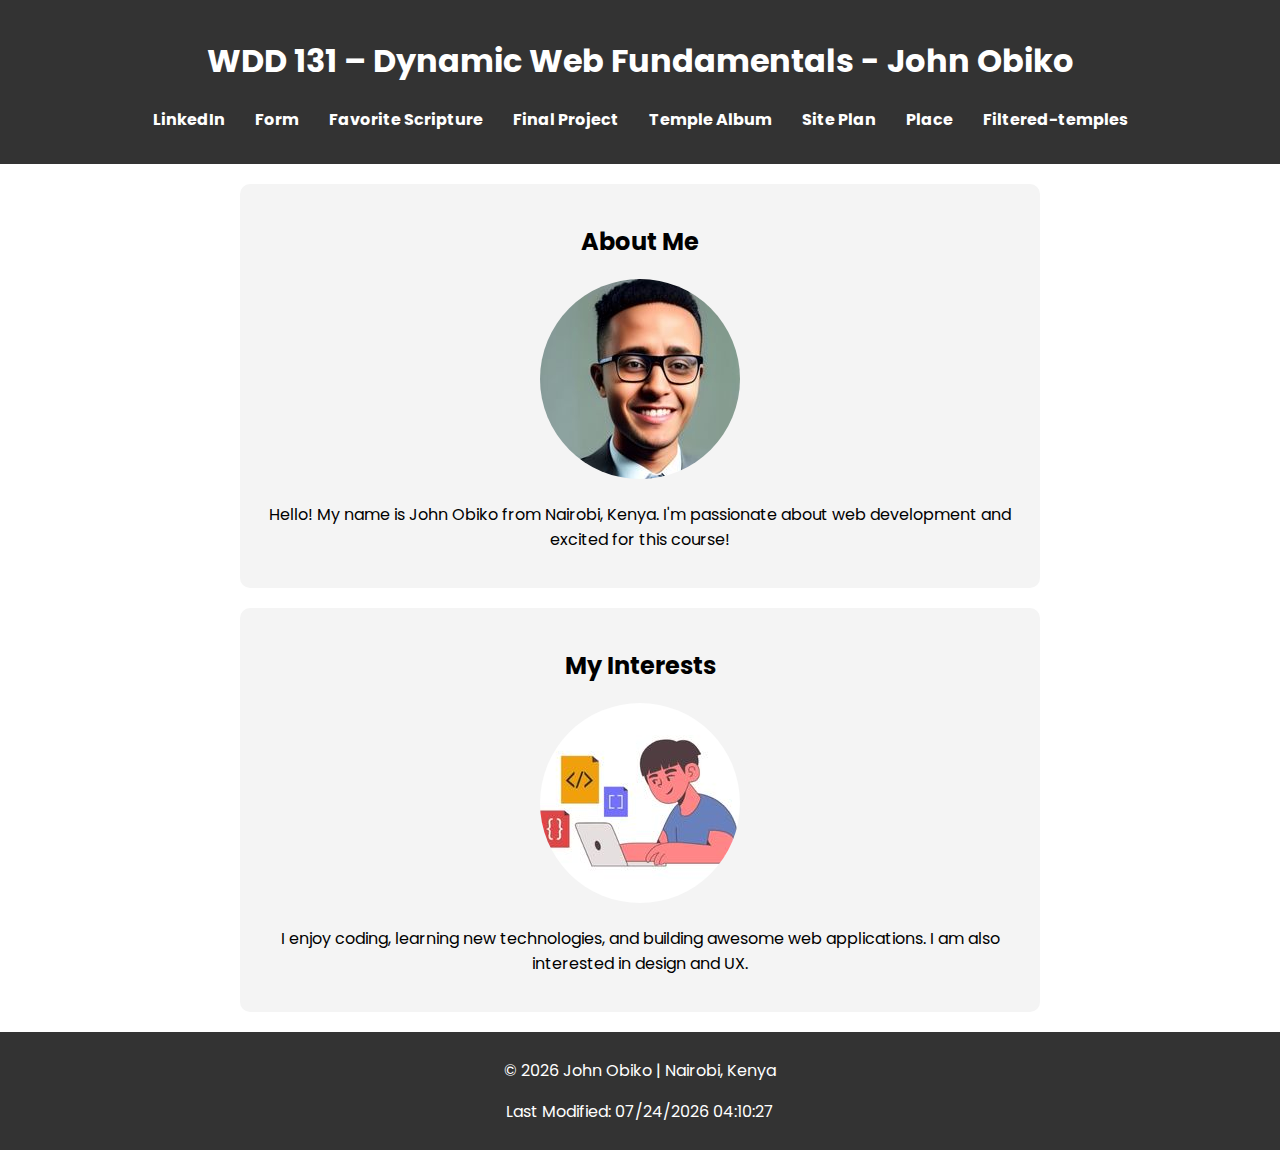
<file: index.html>
<!DOCTYPE html>
<html lang="en">
<head>
    <meta charset="UTF-8">
    <meta name="viewport" content="width=device-width, initial-scale=1.0">
    <meta name="description" content="WDD 131 – Dynamic Web Fundamentals by John Obiko is a course focused on the essential skills of web development, including HTML, CSS, and JavaScript. Learn how to create structured and accessible web pages, style them using modern CSS techniques, and enhance interactivity with JavaScript. This course also covers responsive design, best practices for usability, and foundational web development principles to build engaging websites.">

    <meta name="author" content="John Obiko">
    <title>WDD 131 – Dynamic Web Fundamentals - John Obiko</title>

    
    
    <!-- Google Fonts -->
    <link rel="preconnect" href="https://fonts.googleapis.com">
    <link rel="preconnect" href="https://fonts.gstatic.com" crossorigin>
    <link href="https://fonts.googleapis.com/css2?family=Poppins:wght@300;400;600&display=swap" rel="stylesheet">

    <!-- CSS -->
    <link rel="stylesheet" href="styles/base.css">
    
    <!-- JavaScript (defer ensures script runs after HTML loads) -->
    <script src="scripts/getdates.js" defer></script>
    
</head>
<body>

    <!-- Header Section -->
    <header>
        <h1>WDD 131 – Dynamic Web Fundamentals - John Obiko</h1>

        <nav>
            <div class="menu-icon" onclick="toggleMenu()">&#9776;</div>
            <ul id="nav-links">
              <li><a href="https://www.linkedin.com/in/ondwariobiko" target="_blank" rel="noopener noreferrer">LinkedIn</a></li>
              <li><a href="form.html">Form</a></li> 
              <li><a href="https://www.churchofjesuschrist.org/study/scriptures/bofm/1-ne/3?lang=eng&id=p7#p7" target="_blank" rel="noopener noreferrer">Favorite Scripture</a></li>
              <li><a href="project/index.html">Final Project</a></li>
              <li><a href="temples.html">Temple Album</a></li>
              <li><a href="project/siteplan.html">Site Plan</a></li>
              <li><a href="place.html">Place</a></li>
              <li><a href="filtered-temples.html">Filtered-temples</a></li>
            </ul>
          </nav>
          
    </header>
    <script>
        function toggleMenu() {
            const navLinks = document.getElementById('nav-links');
            navLinks.classList.toggle('show');
        }
    </script>

    <!-- Main Content -->
    <main>
        <section class="card">
            <h2>About Me</h2>
            <img src="images/profile.jpg.jpg" alt="John Obiko Profile Picture" width="200" height="200">
            <p>Hello! My name is John Obiko from Nairobi, Kenya. I'm passionate about web development and excited for this course!</p>
        </section>

        <section class="card">
            <h2>My Interests</h2>
            <img src="images/imageswebdev.jpg.jpg" alt="Web Development">
            <p>I enjoy coding, learning new technologies, and building awesome web applications. I am also interested in design and UX.</p>
        </section>
    </main>

    <!-- Footer Section -->
    <footer>
        <p>&copy; <span id="currentYear"></span> John Obiko | Nairobi, Kenya</p>
        <p id="lastModifiedDate"></p>
    </footer>
    <script>
        // Set current year
        document.getElementById('currentYear').textContent = new Date().getFullYear();

        // Set last modified date
        document.getElementById('lastModifiedDate').textContent = 'Last Modified: ' + document.lastModified;
    </script>

</body>
</html>
</file>
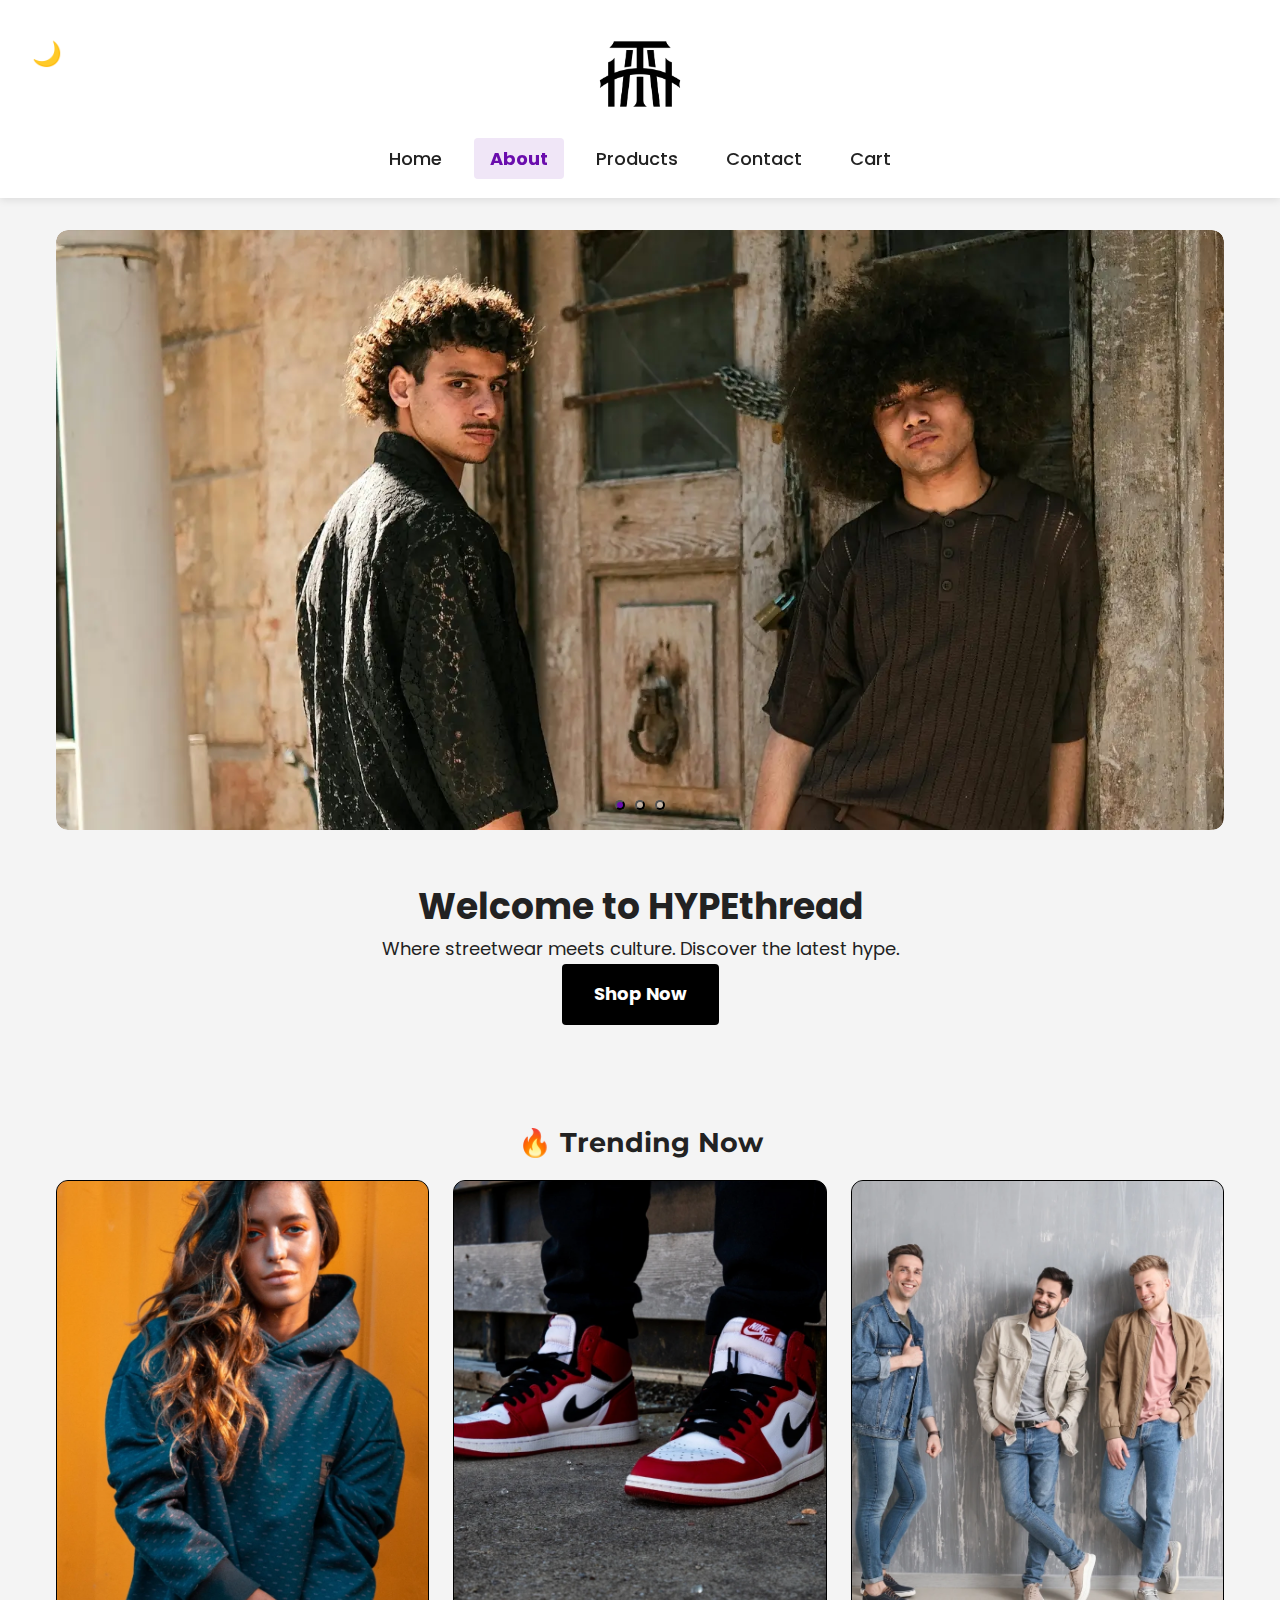
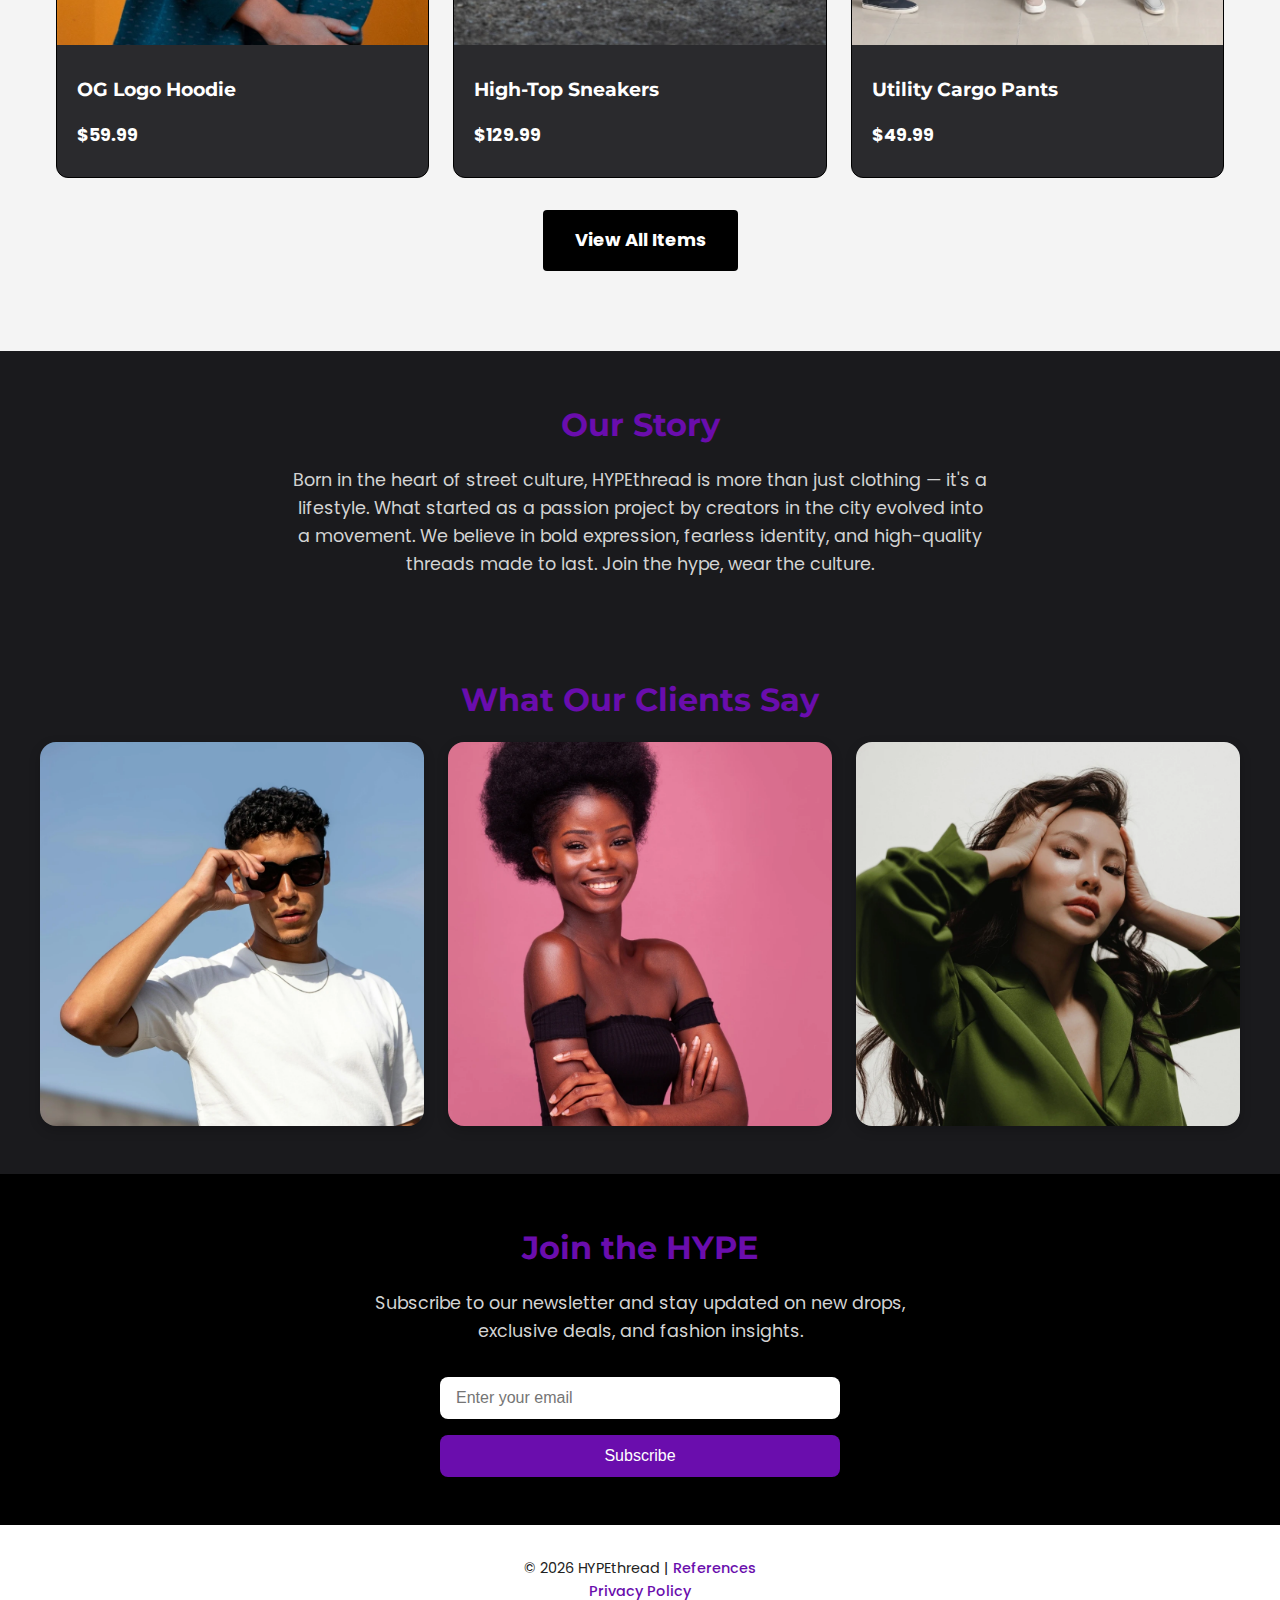
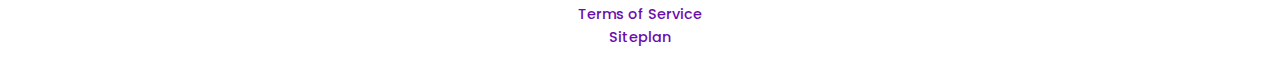
<file: project/index.html>
<!DOCTYPE html>
<html lang="en">
<head>
  <meta charset="UTF-8">
  <meta name="viewport" content="width=device-width, initial-scale=1.0">
  <meta name="description" content="HYPEthread - Streetwear fashion trends and culture.">
  <title>HYPEthread | Home</title>

  <!-- Preload logos -->
  <link rel="preload" href="images/hypethreadlight.png" as="image" type="image/png">
  <link rel="preload" href="images/hypethreaddark.png" as="image" type="image/png">

  <!-- Favicons -->
  <link rel="icon" href="images/hypethreadlight.png" media="(prefers-color-scheme: light)">
  <link rel="icon" href="images/hypethreaddark.png" media="(prefers-color-scheme: dark)">

  <!-- Google Fonts -->
  <link rel="preconnect" href="https://fonts.googleapis.com">
  <link rel="preconnect" href="https://fonts.gstatic.com" crossorigin>
  <link href="https://fonts.googleapis.com/css2?family=Montserrat:wght@600;700;800&family=Poppins:wght@400;500;600&display=swap" rel="stylesheet">

  <!-- CSS -->
  <link rel="stylesheet" href="styles/hypethread.css">

  <!-- JavaScript -->
  <script defer src="scripts/main.js"></script>
</head>
<body>
  <!-- Header remains exactly the same -->
  <header class="site-header" id="siteHeader">
    <div class="header-container">
      <div class="nav-header">
        <button id="themeToggle" aria-label="Toggle light/dark mode" aria-pressed="false">
          <span class="theme-icon" aria-hidden="true">☀️</span>
          <span class="visually-hidden">Toggle dark mode</span>
        </button>

        <a href="index.html" class="logo-link">
          <img src="images/hypethreaddark.png" alt="HYPEthread Logo" class="logo" id="siteLogo" width="150" height="50" loading="lazy">
        </a>
      </div>

      <button class="menu-toggle" id="menuToggle" aria-label="Toggle navigation" aria-expanded="false" aria-controls="navLinks">
        <span class="menu-icon" aria-hidden="true">&#9776;</span>
      </button>

      <nav class="main-nav" aria-label="Main navigation">
        <ul class="nav-links" id="navLinks">
          <li><a href="index.html">Home</a></li>
          <li><a href="about.html" class="active" aria-current="page">About</a></li>
          <li><a href="products.html">Products</a></li>
          <li><a href="contact.html">Contact</a></li>
          <li><a href="cart.html">Cart</a></li>
        </ul>
      </nav>
    </div>
  </header>

  <main id="main-content">
    <!-- Hero Carousel Section -->
    <div class="hero-container">
      <div class="hero-carousel" id="heroCarousel">
        <!-- Slide 1 -->
        <div class="hero-slide">
          <picture class="hero-image">
            <source srcset="images/hero1.webp" type="image/webp">
            <source srcset="images/hero1.jpg" type="image/jpeg">
            <img src="images/hero1.webp" alt="Streetwear collection showcase" width="1920" height="800" loading="eager">
          </picture>
        </div>

        <!-- Slide 2 -->
        <div class="hero-slide">
          <picture class="hero-image">
            <source srcset="images/hero2.webp" type="image/webp">
            <source srcset="images/hero2.jpg" type="image/jpeg">
            <img src="images/hero2.webp" alt="New seasonal streetwear drops" width="1920" height="800" loading="lazy">
          </picture>
        </div>

        <!-- Slide 3 -->
        <div class="hero-slide">
          <picture class="hero-image">
            <source srcset="images/hero3.webp" type="image/webp">
            <source srcset="images/hero3.jpg" type="image/jpeg">
            <img src="images/hero3.webp" alt="Limited edition collaborations" width="1920" height="800" loading="lazy">
          </picture>
        </div>
      </div>

      <!-- Carousel Controls -->
      <div class="carousel-controls">
        <button class="carousel-btn prev-btn" aria-label="Previous slide">&#10094;</button>
        <button class="carousel-btn next-btn" aria-label="Next slide">&#10095;</button>
      </div>

      <!-- Carousel Indicators -->
      <div class="carousel-indicators" id="carouselIndicators" aria-label="Slide navigation">
        <!-- Indicators will be added by JavaScript -->
      </div>
    </div>

    <!-- Hero Content -->
    <section class="hero-content" aria-labelledby="hero-heading">
      <div class="content-container">
        <h1 id="hero-heading">Welcome to HYPEthread</h1>
        <p class="hero-text">Where streetwear meets culture. Discover the latest hype.</p>
        <a href="products.html" class="cta-button">Shop Now</a>
      </div>
    </section>

    <!-- Featured Products Section -->
    <section class="featured" aria-labelledby="featured-heading">
      <div class="section-container">
        <h2 id="featured-heading"><span aria-hidden="true">🔥</span> Trending Now</h2>
        <div class="item-grid" role="list">
          <!-- Product 1 -->
          <div class="product-card">
            <div class="product-image-container">
              <img src="images/products/oversized-hoodie.webp" alt="OG Logo Hoodie" loading="lazy" width="400" height="500">
            </div>
            <div class="product-info">
              <h3>OG Logo Hoodie</h3>
              <p class="price">$59.99</p>
              <div class="product-actions">
                <a href="products.html" class="view-details">View Details</a>
              </div>
            </div>
          </div>

          <!-- Product 2 -->
          <div class="product-card">
            <div class="product-image-container">
              <img src="images/products/sneakers.webp" alt="High-Top Sneakers" loading="lazy" width="400" height="500">
            </div>
            <div class="product-info">
              <h3>High-Top Sneakers</h3>
              <p class="price">$129.99</p>
              <div class="product-actions">
                <a href="products.html" class="view-details">View Details</a>
              </div>
            </div>
          </div>

          <!-- Product 3 -->
          <div class="product-card">
            <div class="product-image-container">
              <img src="images/products/pants.webp" alt="Utility Cargo Pants" loading="lazy" width="400" height="500">
            </div>
            <div class="product-info">
              <h3>Utility Cargo Pants</h3>
              <p class="price">$49.99</p>
              <div class="product-actions">
                <a href="products.html" class="view-details">View Details</a>
              </div>
            </div>
          </div>
        </div>

        <!-- View All Button -->
        <div class="view-all-container">
          <a href="products.html" class="cta-button">View All Items</a>
        </div>
      </div>
    </section>
  </main>

  <section class="brand-story">
    <div class="content-container">
      <h2>Our Story</h2>
      <p>
        Born in the heart of street culture, HYPEthread is more than just clothing — it's a lifestyle. What started as a passion project by creators in the city evolved into a movement. We believe in bold expression, fearless identity, and high-quality threads made to last. Join the hype, wear the culture.
      </p>
    </div>
  </section>

  <section class="testimonials">
    <div class="content-container">
      <h2>What Our Clients Say</h2>
      <div class="client-gallery">
        <div class="client-card">
          <picture>
            <source srcset="images/client1.webp" type="image/webp">
            <img src="images/client1.jpg" alt="Client wearing HYPEthread hoodie" loading="lazy" width="400" height="500">
          </picture>
          <div class="testimonial-overlay">
            <p>“Absolutely love the hoodie! Super cozy and the colors pop.”</p>
            <strong>- @aminastyle</strong>
          </div>
        </div>

        <div class="client-card">
          <picture>
            <source srcset="images/client2.webp" type="image/webp">
            <img src="images/client2.jpg" alt="Client wearing HYPEthread jacket" loading="lazy" width="400" height="500">
          </picture>
          <div class="testimonial-overlay">
            <p>“Top-tier quality. This drop was 🔥 — can't wait for the next one.”</p>
            <strong>- @jturbanwear</strong>
          </div>
        </div>

        <div class="client-card">
          <picture>
            <source srcset="images/client3.webp" type="image/webp">
            <img src="images/client3.jpg" alt="Client wearing HYPEthread joggers" loading="lazy" width="400" height="500">
          </picture>
          <div class="testimonial-overlay">
            <p>“I get compliments every time I wear this jacket. So worth it!”</p>
            <strong>- @rileystreetstyle</strong>
          </div>
        </div>
      </div>
    </div>
  </section>

  <section class="newsletter">
    <div class="content-container">
      <h2>Join the HYPE</h2>
      <p>
        Subscribe to our newsletter and stay updated on new drops, exclusive deals, and fashion insights.
      </p>
      <form class="newsletter-form">
        <input type="email" placeholder="Enter your email" required>
        <button type="submit">Subscribe</button>
      </form>
    </div>
  </section>

  <footer class="site-footer" role="contentinfo">
    <div class="footer-container">
      <p>&copy; <span id="current-year">2025</span> HYPEthread | <a href="references.html">References</a></p>
      <ul class="footer-links">
        <li><a href="privacy.html">Privacy Policy</a></li>
        <li><a href="terms.html">Terms of Service</a></li>
        <li><a href="siteplan.html">Siteplan</a></li>
      </ul>
    </div>
  </footer>

  <button id="backToTop" title="Go to top">&#8679;</button>

  <script>
    // Current year in footer
    document.getElementById("current-year").textContent =
      new Date().getFullYear();

    // Back to Top button
    const backToTopBtn = document.getElementById("backToTop");
    window.onscroll = function () {
      backToTopBtn.style.display =
        document.body.scrollTop > 200 ||
        document.documentElement.scrollTop > 200
          ? "block"
          : "none";
    };
    backToTopBtn.addEventListener("click", () =>
      window.scrollTo({ top: 0, behavior: "smooth" })
    );

    // Hide header on scroll down
    const header = document.getElementById("siteHeader");
    let lastScrollTop = 0;
    window.addEventListener("scroll", function () {
      const currentScroll =
        window.pageYOffset || document.documentElement.scrollTop;
      header.style.transform =
        currentScroll > lastScrollTop ? "translateY(-100%)" : "translateY(0)";
      lastScrollTop = currentScroll <= 0 ? 0 : currentScroll;
    });
  </script>
</body>
</html>
</file>
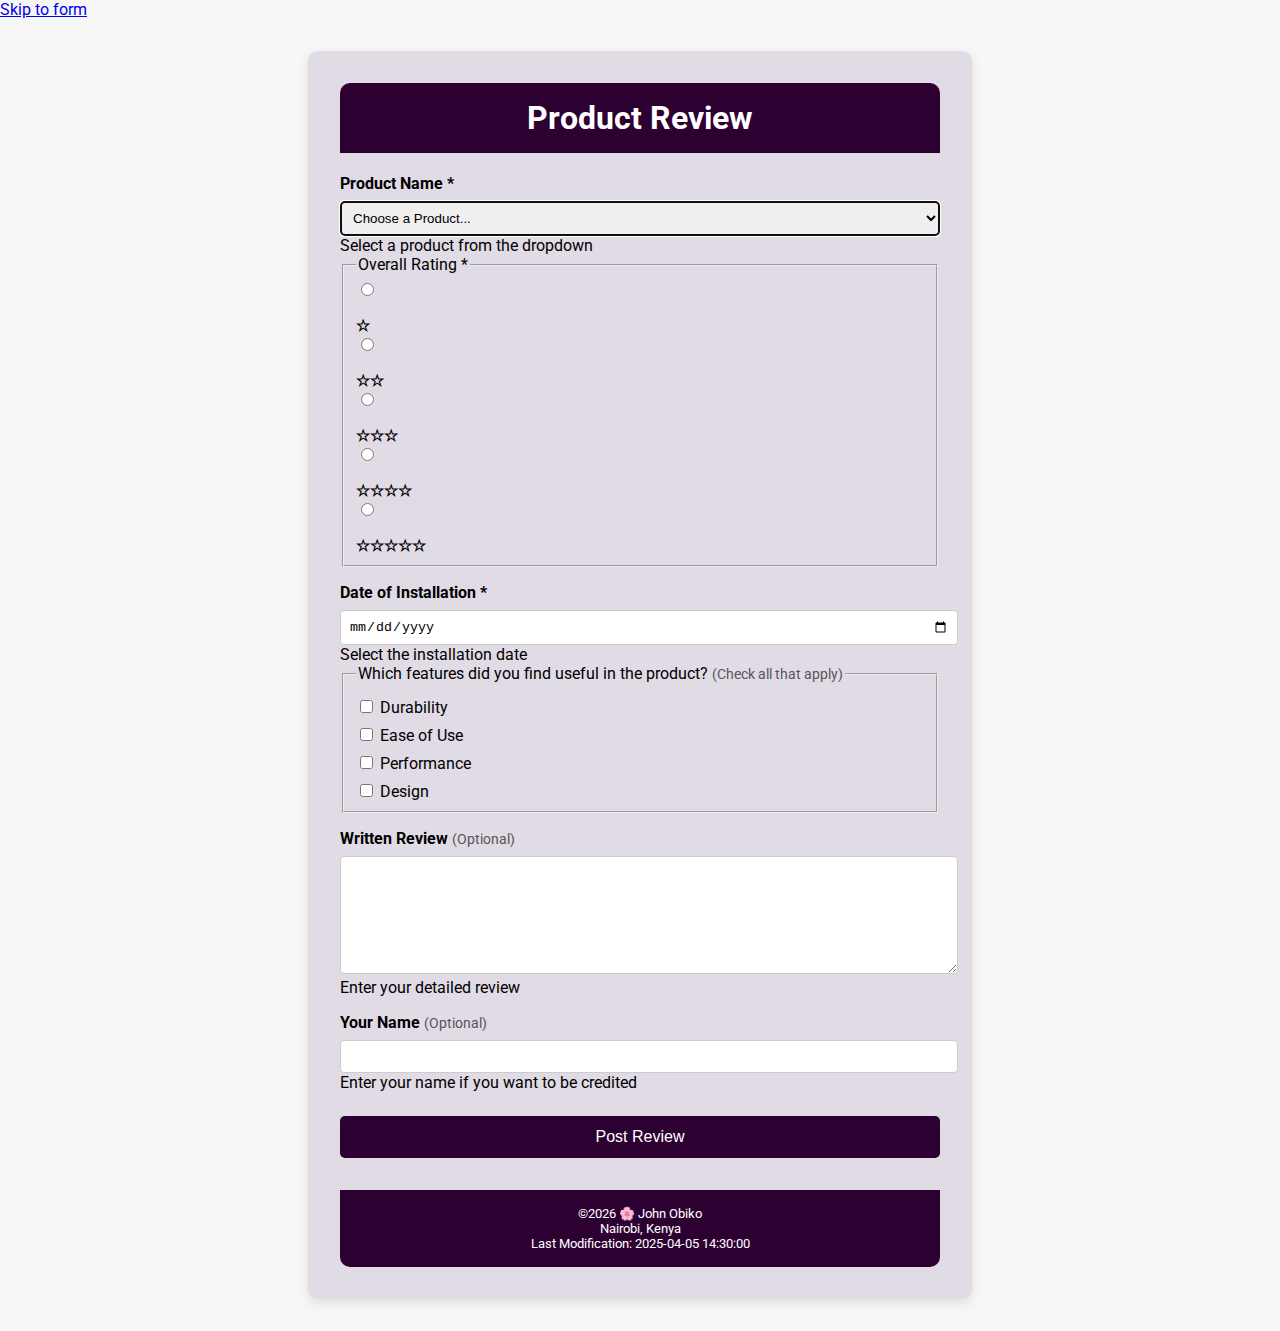
<file: form.html>
<!DOCTYPE html>
<html lang="en-US">
<head>
  <meta charset="UTF-8">
  <meta name="viewport" content="width=device-width, initial-scale=1.0">
  <meta name="description" content="Submit a product review including rating, installation date, features, and optional feedback.">
  <meta name="author" content="John Obiko">
  <title>Product Review Form</title>

  <!-- ✅ Google Fonts -->
  <link rel="preconnect" href="https://fonts.googleapis.com">
  <link rel="preconnect" href="https://fonts.gstatic.com" crossorigin>
  <link href="https://fonts.googleapis.com/css2?family=Roboto:wght@400;700&display=swap" rel="stylesheet">

  <!-- ✅ External CSS -->
  <link rel="stylesheet" href="styles/form.css">

  <!-- ✅ JS with defer -->
  <script src="scripts/form.js" defer></script>
</head>
  
<body>
  <a href="#main-content" class="skip-link">Skip to form</a>
  
  <div class="container" id="main-content">
    <h1 id="form-title">Product Review</h1>
    <form method="get" action="review.html" aria-labelledby="form-title" novalidate>
      <div class="form-group">
        <label for="product">Product Name <span class="required">*</span></label>
        <select id="product" name="product" required aria-required="true" aria-describedby="product-help">
          <option value="" disabled selected>Choose a Product...</option>
          <option value="prod1">Wireless Mouse</option>
          <option value="prod2">Mechanical Keyboard</option>
          <option value="prod3">HD Monitor</option>
          <option value="prod4">USB-C Hub</option>
        </select>
        <span id="product-help" class="sr-only">Select a product from the dropdown</span>
      </div>

      <fieldset class="form-group">
        <legend id="rating-label">Overall Rating <span class="required">*</span></legend>
        <div class="stars" role="radiogroup" aria-labelledby="rating-label">
          <input type="radio" id="star1" name="rating" value="1" required aria-required="true">
          <label for="star1" aria-label="1 star">☆</label>
          
          <input type="radio" id="star2" name="rating" value="2">
          <label for="star2" aria-label="2 stars">☆☆</label>
          
          <input type="radio" id="star3" name="rating" value="3">
          <label for="star3" aria-label="3 stars">☆☆☆</label>
          
          <input type="radio" id="star4" name="rating" value="4">
          <label for="star4" aria-label="4 stars">☆☆☆☆</label>
          
          <input type="radio" id="star5" name="rating" value="5">
          <label for="star5" aria-label="5 stars">☆☆☆☆☆</label>
        </div>
      </fieldset>

      <div class="form-group">
        <label for="installDate">Date of Installation <span class="required">*</span></label>
        <input type="date" id="installDate" name="installDate" required aria-required="true" aria-describedby="date-help">
        <span id="date-help" class="sr-only">Select the installation date</span>
      </div>

      <fieldset class="form-group">
        <legend>Which features did you find useful in the product? <span class="optional">(Check all that apply)</span></legend>
        <div class="checkbox-group">
          <label>
            <input type="checkbox" id="durability" name="features" value="Durability">
            <span>Durability</span>
          </label>
          <label>
            <input type="checkbox" id="ease" name="features" value="Ease of Use">
            <span>Ease of Use</span>
          </label>
          <label>
            <input type="checkbox" id="performance" name="features" value="Performance">
            <span>Performance</span>
          </label>
          <label>
            <input type="checkbox" id="design" name="features" value="Design">
            <span>Design</span>
          </label>
        </div>
      </fieldset>

      <div class="form-group">
        <label for="review">Written Review <span class="optional">(Optional)</span></label>
        <textarea id="review" name="review" aria-describedby="review-help" rows="5"></textarea>
        <span id="review-help" class="sr-only">Enter your detailed review</span>
      </div>

      <div class="form-group">
        <label for="username">Your Name <span class="optional">(Optional)</span></label>
        <input type="text" id="username" name="username" aria-describedby="name-help">
        <span id="name-help" class="sr-only">Enter your name if you want to be credited</span>
      </div>

      <div class="form-group">
        <input type="submit" value="Post Review" class="submit-btn">
      </div>
    </form>

    <footer>
      &copy;<span id="current-year">2025</span> 🌸 John Obiko<br>
      Nairobi, Kenya<br>
      Last Modification: <time datetime="2025-04-05T14:30:00">2025-04-05 14:30:00</time>
    </footer>
  </div>

  <script>
    // Set max date to today for installation date
    document.addEventListener('DOMContentLoaded', function() {
      const today = new Date().toISOString().split('T')[0];
      document.getElementById('installDate').max = today;
      
      // Update current year in footer
      document.getElementById('current-year').textContent = new Date().getFullYear();
      
      // Focus first form element
      document.getElementById('product').focus();
    });
  </script>
</body>
</html>
</file>
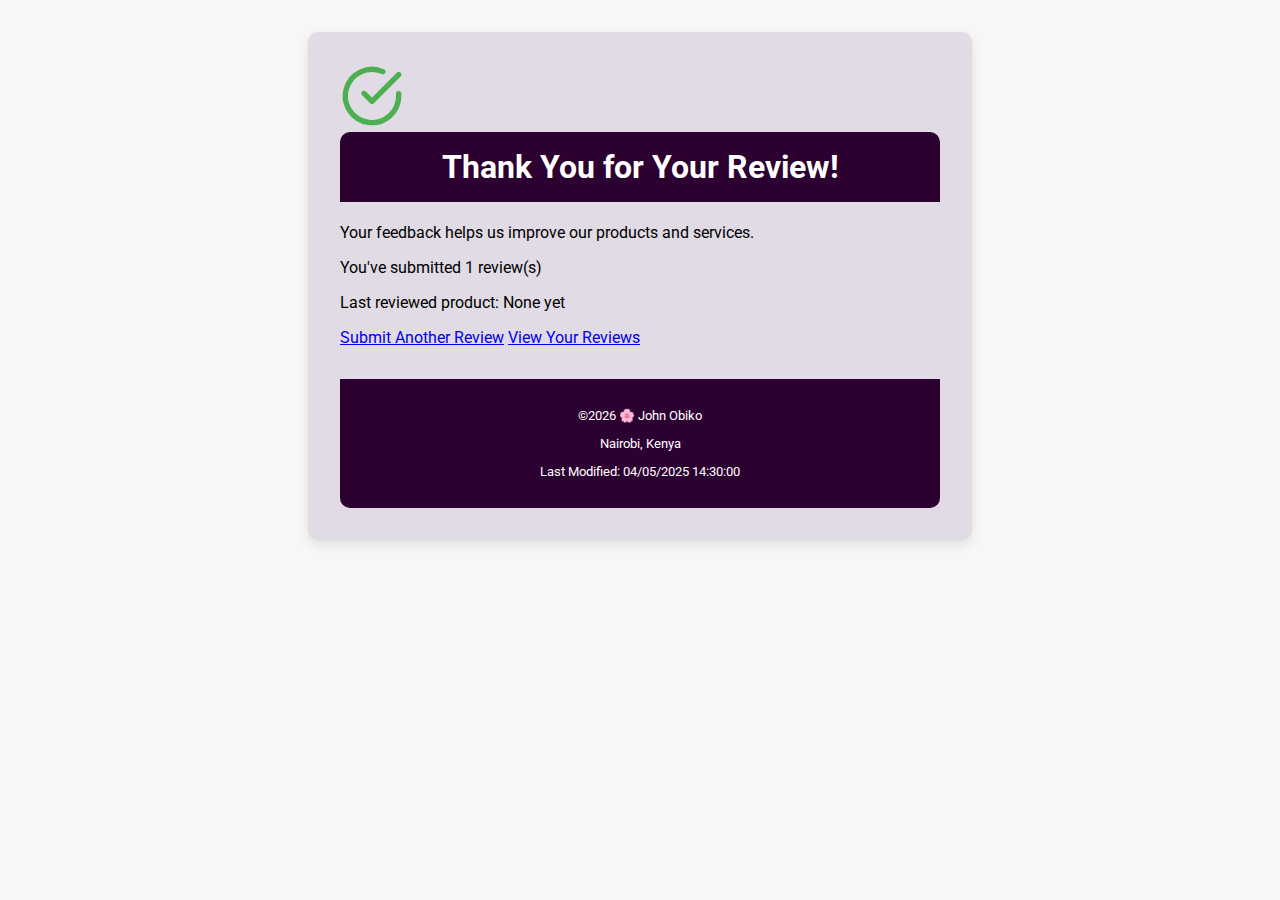
<file: review.html>
<!DOCTYPE html>
<html lang="en">
<head>
  <meta charset="UTF-8">
  <meta name="viewport" content="width=device-width, initial-scale=1.0">
  <meta name="description" content="Thank you for submitting your product review">
  <title>Review Submitted Successfully</title>
  
  <!-- Preload resources -->
  <link rel="preconnect" href="https://fonts.googleapis.com">
  <link rel="preconnect" href="https://fonts.gstatic.com" crossorigin>
  <link href="https://fonts.googleapis.com/css2?family=Roboto:wght@400;700&display=swap" rel="stylesheet">
  <link rel="stylesheet" href="styles/form.css">
  
  <!-- Prefetch the form page if user might return -->
  <link rel="prefetch" href="form.html" as="document">
</head>
<body>
  <div class="container success-container">
    <main>
      <div class="success-message">
        <svg xmlns="http://www.w3.org/2000/svg" width="64" height="64" viewBox="0 0 24 24" fill="none" stroke="#4CAF50" stroke-width="2" stroke-linecap="round" stroke-linejoin="round">
          <path d="M22 11.08V12a10 10 0 1 1-5.93-9.14"></path>
          <polyline points="22 4 12 14.01 9 11.01"></polyline>
        </svg>
        <h1>Thank You for Your Review!</h1>
        <p>Your feedback helps us improve our products and services.</p>
        
        <div class="review-stats">
          <p>You've submitted <span id="review-count" aria-live="polite">0</span> review(s)</p>
          <p>Last reviewed product: <span id="last-product">None yet</span></p>
        </div>
        
        <div class="action-buttons">
          <a href="form.html" class="btn">Submit Another Review</a>
          <a href="#" class="btn secondary" id="view-reviews">View Your Reviews</a>
        </div>
      </div>
    </main>

    <footer>
      <div class="footer-content">
        <p>&copy;<span id="current-year">2025</span> 🌸 John Obiko</p>
        <p>Nairobi, Kenya</p>
        <p>Last Modified: <time id="last-modified" datetime="2025-04-05T14:30:00">04/05/2025 14:30:00</time></p>
      </div>
    </footer>
  </div>

  <script>
    document.addEventListener('DOMContentLoaded', () => {
      // Update review counter
      const updateReviewCounter = () => {
        let count = localStorage.getItem('reviewCount') || 0;
        count = parseInt(count) + 1;
        localStorage.setItem('reviewCount', count);
        document.getElementById('review-count').textContent = count;
        
        // Get last reviewed product from URL params
        const params = new URLSearchParams(window.location.search);
        const productId = params.get('product');
        const productName = getProductName(productId);
        
        if (productName) {
          document.getElementById('last-product').textContent = productName;
          localStorage.setItem('lastReviewedProduct', productName);
        } else {
          const lastProduct = localStorage.getItem('lastReviewedProduct');
          if (lastProduct) {
            document.getElementById('last-product').textContent = lastProduct;
          }
        }
      };

      // Helper function to get product name from ID
      const getProductName = (productId) => {
        const products = {
          'prod1': 'Wireless Mouse',
          'prod2': 'Mechanical Keyboard',
          'prod3': 'HD Monitor',
          'prod4': 'USB-C Hub'
        };
        return products[productId] || null;
      };

      // Update dynamic dates
      document.getElementById('current-year').textContent = new Date().getFullYear();
      
      // View reviews button functionality (simulated)
      document.getElementById('view-reviews').addEventListener('click', (e) => {
        e.preventDefault();
        alert('This feature would show your review history in a real application.');
      });

      // Initialize
      updateReviewCounter();
    });
  </script>
</body>
</html>
</file>
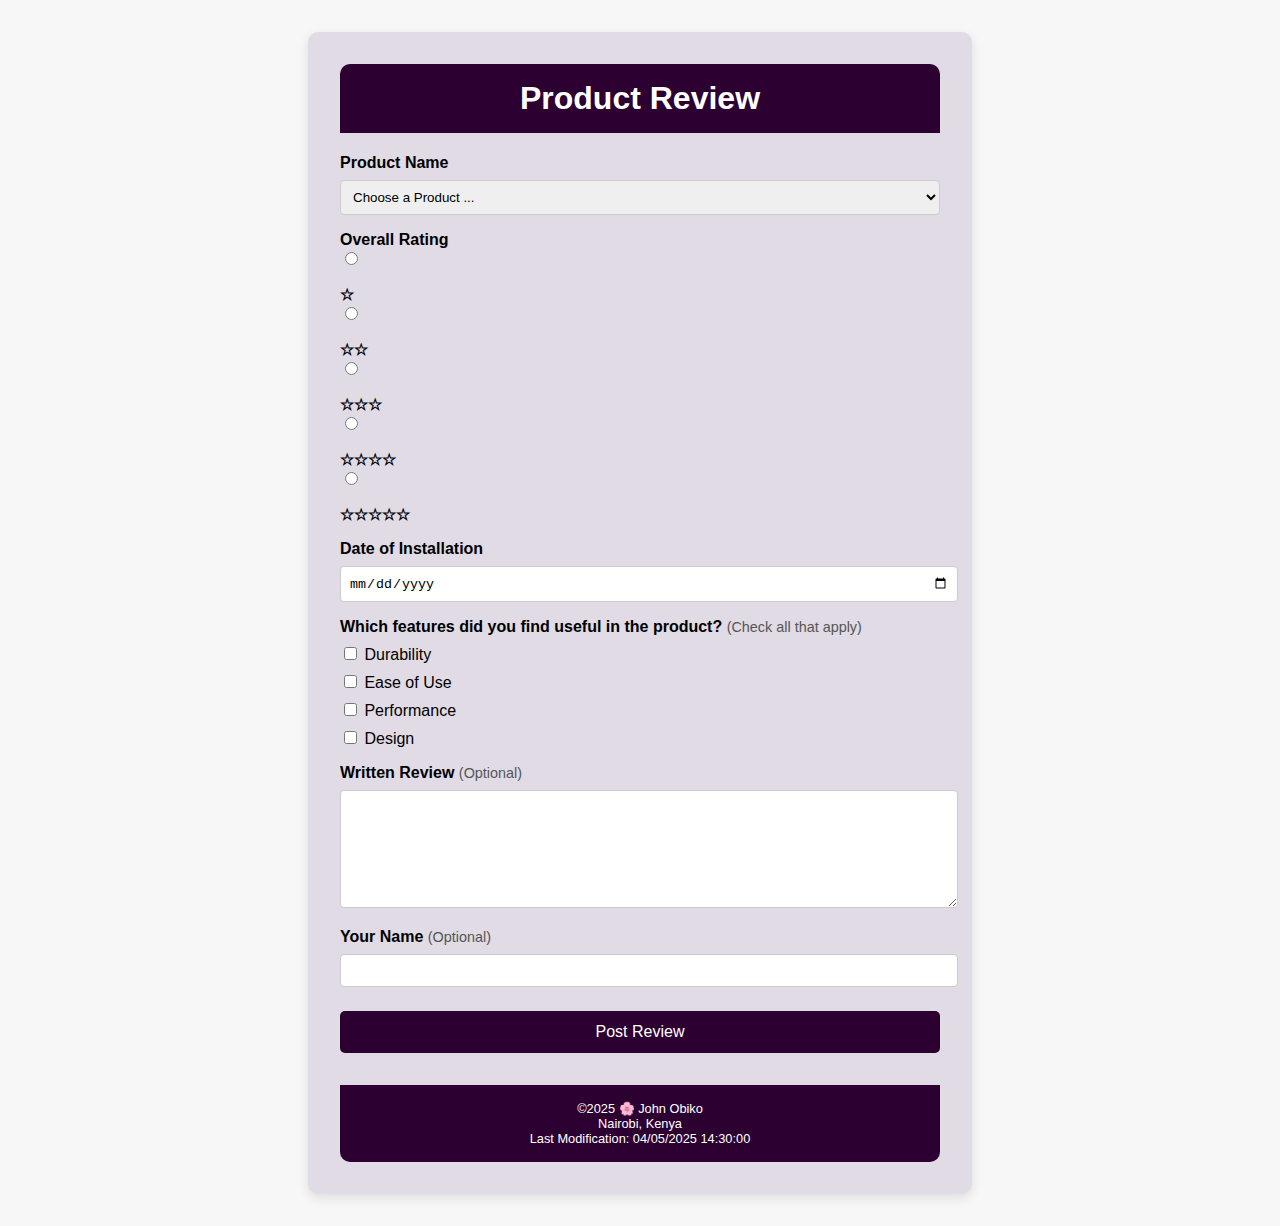
<file: form/form.html>
<!DOCTYPE html>
<html lang="en">
<head>
  <meta charset="UTF-8" />
  <meta name="viewport" content="width=device-width, initial-scale=1.0"/>
  <title>Product Review Form</title>
  <link rel="stylesheet" href="styles/style.css" />
</head>
<body>
  <div class="container">
    <h1>Product Review</h1>
    <form method="get" action="review.html">
      <label for="product">Product Name</label>
      <select id="product" name="product" required>
        <option value="" disabled selected>Choose a Product ...</option>
      </select>

      <label>Overall Rating</label>
      <div class="stars">
        <input type="radio" id="star1" name="rating" value="1" required />
        <label for="star1">☆</label>
        <input type="radio" id="star2" name="rating" value="2" />
        <label for="star2">☆☆</label>
        <input type="radio" id="star3" name="rating" value="3" />
        <label for="star3">☆☆☆</label>
        <input type="radio" id="star4" name="rating" value="4" />
        <label for="star4">☆☆☆☆</label>
        <input type="radio" id="star5" name="rating" value="5" />
        <label for="star5">☆☆☆☆☆</label>
      </div>

      <label for="installDate">Date of Installation</label>
      <input type="date" id="installDate" name="installDate" required />

      <label>Which features did you find useful in the product? <span class="optional">(Check all that apply)</span></label>
      <div class="checkbox-group">
        <label><input type="checkbox" id="durability" name="features" value="Durability" /> Durability</label>
        <label><input type="checkbox" id="ease" name="features" value="Ease of Use" /> Ease of Use</label>
        <label><input type="checkbox" id="performance" name="features" value="Performance" /> Performance</label>
        <label><input type="checkbox" id="design" name="features" value="Design" /> Design</label>
      </div>

      <label for="review">Written Review <span class="optional">(Optional)</span></label>
      <textarea id="review" name="review"></textarea>

      <label for="username">Your Name <span class="optional">(Optional)</span></label>
      <input type="text" id="username" name="username" />

      <input type="submit" value="Post Review" class="submit-btn" />
    </form>

    <footer>
      &copy;2025 🌸 John Obiko<br />
      Nairobi, Kenya<br />
      Last Modification: 04/05/2025 14:30:00
    </footer>
  </div>

  <script src="scripts/script.js"></script>
</body>
</html>
</file>
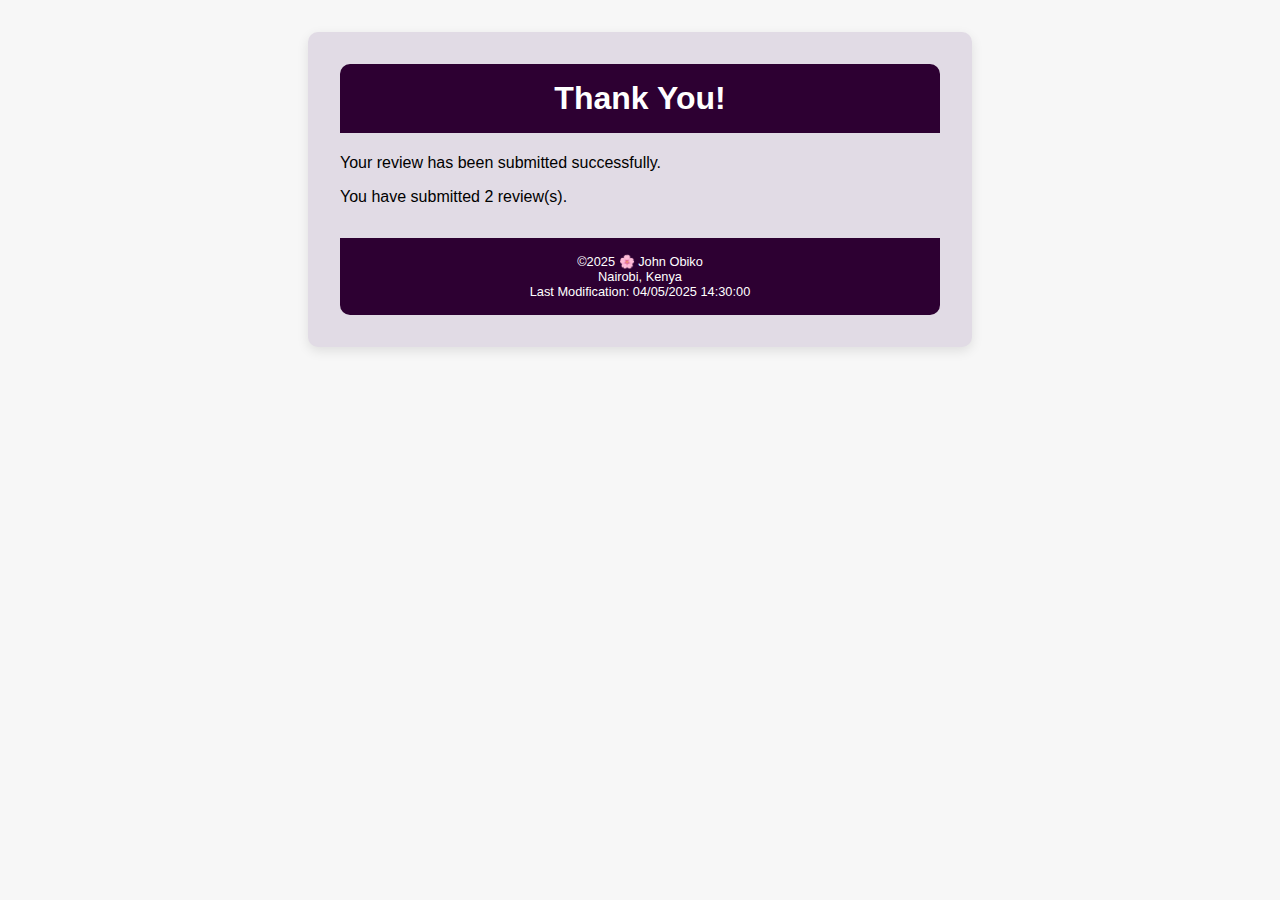
<file: form/review.html>
<!DOCTYPE html>
<html lang="en">
<head>
  <meta charset="UTF-8" />
  <meta name="viewport" content="width=device-width, initial-scale=1.0"/>
  <title>Review Submitted</title>
  <link rel="stylesheet" href="styles/style.css" />
</head>
<body>
  <div class="container">
    <h1>Thank You!</h1>
    <p>Your review has been submitted successfully.</p>
    <p>You have submitted <span id="review-count">0</span> review(s).</p>

    <footer>
      &copy;2025 🌸 John Obiko<br />
      Nairobi, Kenya<br />
      Last Modification: 04/05/2025 14:30:00
    </footer>
  </div>

  <script>
    // Review counter using localStorage
    let count = localStorage.getItem("reviewCount") || 0;
    count++;
    localStorage.setItem("reviewCount", count);
    document.getElementById("review-count").textContent = count;
  </script>
</body>
</html>
</file>
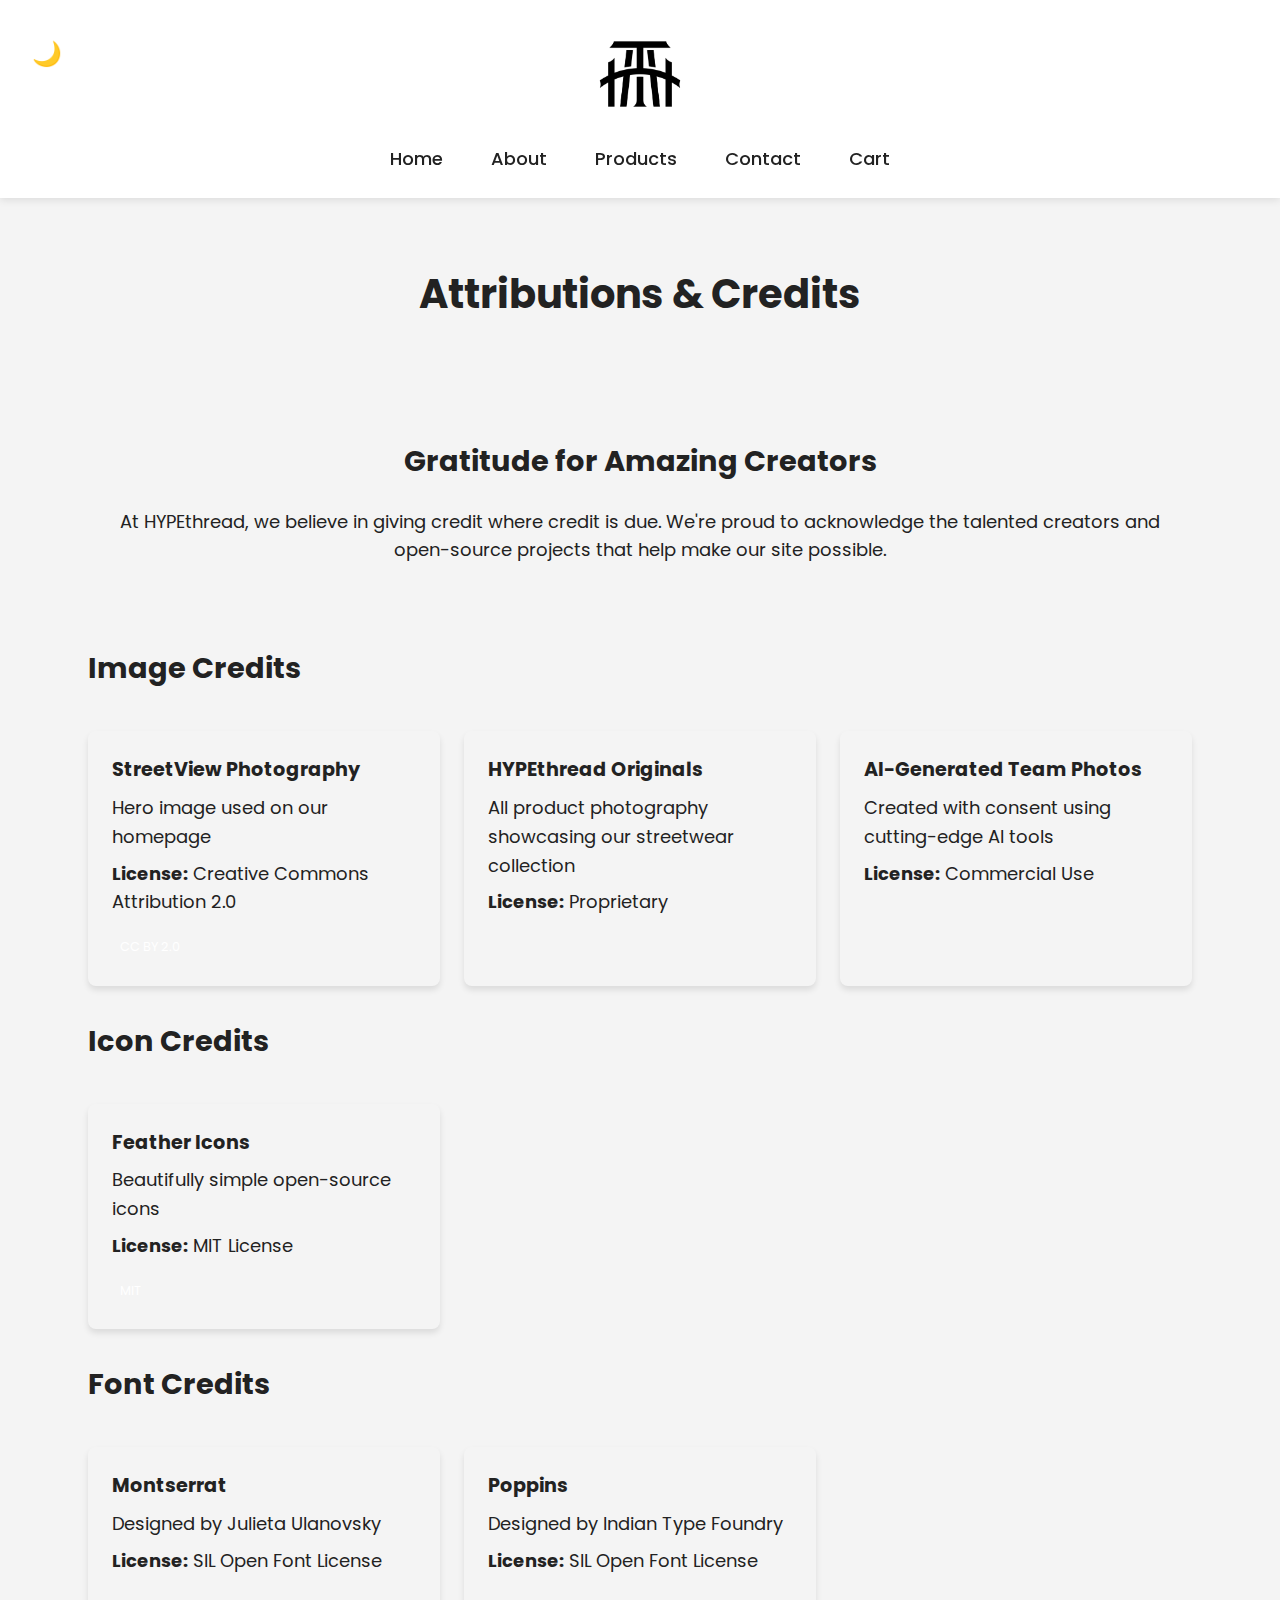
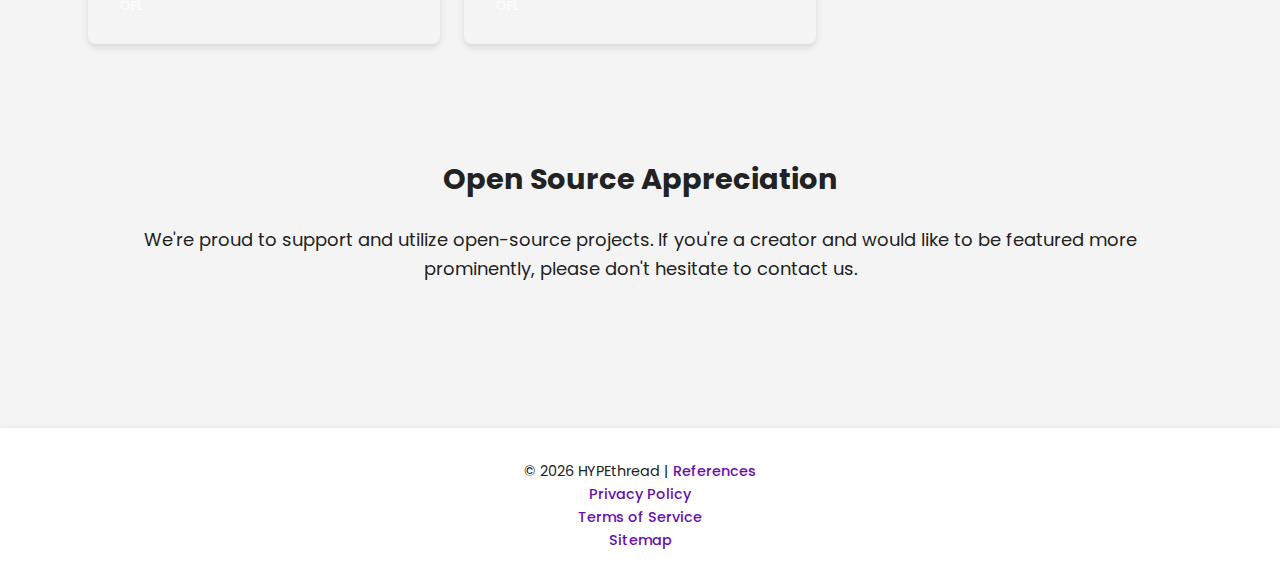
<file: project/references.html>
<!DOCTYPE html>
<html lang="en">
  <head>
    <meta charset="UTF-8" />
    <meta name="viewport" content="width=device-width, initial-scale=1.0" />
    <meta
      name="description"
      content="HYPEthread - Attributions and credits for resources used on our site."
    />
    <title>HYPEthread | References</title>

    <!-- Preload logos -->
    <link
      rel="preload"
      href="images/hypethreadlight.png"
      as="image"
      type="image/png"
    />
    <link
      rel="preload"
      href="images/hypethreaddark.png"
      as="image"
      type="image/png"
    />

    <!-- Favicons -->
    <link
      rel="icon"
      href="images/hypethreadlight.png"
      media="(prefers-color-scheme: light)"
    />
    <link
      rel="icon"
      href="images/hypethreaddark.png"
      media="(prefers-color-scheme: dark)"
    />

    <!-- Google Fonts -->
    <link rel="preconnect" href="https://fonts.googleapis.com" />
    <link rel="preconnect" href="https://fonts.gstatic.com" crossorigin />
    <link
      href="https://fonts.googleapis.com/css2?family=Montserrat:wght@600;700&family=Poppins:wght@400;500&display=swap"
      rel="stylesheet"
    />

    <!-- CSS -->
    <link rel="stylesheet" href="styles/hypethread.css" />

    <!-- JavaScript -->
    <script defer src="scripts/main.js"></script>

    <style>
      /* Additional styles specific to references page */
      .references {
        max-width: 1200px;
        margin: 0 auto;
        padding: 2rem;
      }

      .references h1 {
        font-size: 2.5rem;
        margin-bottom: 2rem;
        text-align: center;
        color: var(--accent-color);
      }

      .references h2 {
        font-size: 1.8rem;
        margin: 2rem 0 1rem;
        padding-bottom: 0.5rem;
        border-bottom: 2px solid var(--accent-color);
      }

      .credits-grid {
        display: grid;
        grid-template-columns: repeat(auto-fill, minmax(300px, 1fr));
        gap: 1.5rem;
        margin: 2rem 0;
      }

      .credit-card {
        background: var(--card-bg);
        border-radius: 8px;
        padding: 1.5rem;
        box-shadow: 0 4px 6px rgba(0, 0, 0, 0.1);
        transition: transform 0.3s ease, box-shadow 0.3s ease;
      }

      .credit-card:hover {
        transform: translateY(-5px);
        box-shadow: 0 6px 12px rgba(0, 0, 0, 0.15);
      }

      .credit-card h3 {
        font-size: 1.2rem;
        margin-bottom: 0.5rem;
        color: var(--accent-color);
      }

      .credit-card p {
        margin: 0.5rem 0;
        color: var(--text-secondary);
      }

      .license-badge {
        display: inline-block;
        padding: 0.25rem 0.5rem;
        background: var(--accent-color);
        color: white;
        border-radius: 4px;
        font-size: 0.8rem;
        margin-top: 0.5rem;
      }

      .thank-you {
        text-align: center;
        margin: 3rem 0;
        padding: 2rem;
        background: var(--card-bg);
        border-radius: 8px;
      }

      .thank-you h2 {
        border: none;
      }
    </style>
  </head>
  <body>
    <header class="site-header" id="siteHeader">
      <div class="header-container">
        <div class="nav-header">
          <button
            id="themeToggle"
            aria-label="Toggle light/dark mode"
            aria-pressed="false"
          >
            <span class="theme-icon" aria-hidden="true">☀️</span>
            <span class="visually-hidden">Toggle dark mode</span>
          </button>

          <a href="index.html" class="logo-link">
            <img
              src="images/hypethreaddark.png"
              alt="HYPEthread Logo"
              class="logo"
              id="siteLogo"
              width="150"
              height="50"
              loading="lazy"
            />
          </a>
        </div>

        <button
          class="menu-toggle"
          id="menuToggle"
          aria-label="Toggle navigation"
          aria-expanded="false"
          aria-controls="navLinks"
        >
          <span class="menu-icon" aria-hidden="true">&#9776;</span>
        </button>

        <nav class="main-nav" aria-label="Main navigation">
          <ul class="nav-links" id="navLinks">
            <li><a href="index.html">Home</a></li>
            <li><a href="about.html">About</a></li>
            <li><a href="products.html">Products</a></li>
            <li><a href="contact.html">Contact</a></li>
            <li><a href="cart.html">Cart</a></li>
          </ul>
        </nav>
      </div>
    </header>

    <main>
      <section class="references">
        <h1>Attributions & Credits</h1>

        <div class="thank-you">
          <h2>Gratitude for Amazing Creators</h2>
          <p>
            At HYPEthread, we believe in giving credit where credit is due.
            We're proud to acknowledge the talented creators and open-source
            projects that help make our site possible.
          </p>
        </div>

        <h2>Image Credits</h2>
        <div class="credits-grid">
          <div class="credit-card">
            <h3>StreetView Photography</h3>
            <p>Hero image used on our homepage</p>
            <p><strong>License:</strong> Creative Commons Attribution 2.0</p>
            <span class="license-badge">CC BY 2.0</span>
          </div>

          <div class="credit-card">
            <h3>HYPEthread Originals</h3>
            <p>All product photography showcasing our streetwear collection</p>
            <p><strong>License:</strong> Proprietary</p>
          </div>

          <div class="credit-card">
            <h3>AI-Generated Team Photos</h3>
            <p>Created with consent using cutting-edge AI tools</p>
            <p><strong>License:</strong> Commercial Use</p>
          </div>
        </div>

        <h2>Icon Credits</h2>
        <div class="credits-grid">
          <div class="credit-card">
            <h3>Feather Icons</h3>
            <p>Beautifully simple open-source icons</p>
            <p><strong>License:</strong> MIT License</p>
            <span class="license-badge">MIT</span>
          </div>
        </div>

        <h2>Font Credits</h2>
        <div class="credits-grid">
          <div class="credit-card">
            <h3>Montserrat</h3>
            <p>Designed by Julieta Ulanovsky</p>
            <p><strong>License:</strong> SIL Open Font License</p>
            <span class="license-badge">OFL</span>
          </div>

          <div class="credit-card">
            <h3>Poppins</h3>
            <p>Designed by Indian Type Foundry</p>
            <p><strong>License:</strong> SIL Open Font License</p>
            <span class="license-badge">OFL</span>
          </div>
        </div>

        <div class="thank-you">
          <h2>Open Source Appreciation</h2>
          <p>
            We're proud to support and utilize open-source projects. If you're a
            creator and would like to be featured more prominently, please don't
            hesitate to <a href="contact.html">contact us</a>.
          </p>
        </div>
      </section>
    </main>

    <footer class="site-footer" role="contentinfo">
      <div class="footer-container">
        <p>
          &copy; <span id="current-year">2025</span> HYPEthread |
          <a href="references.html">References</a>
        </p>
        <ul class="footer-links">
          <li><a href="privacy.html">Privacy Policy</a></li>
          <li><a href="terms.html">Terms of Service</a></li>
          <li><a href="sitemap.html">Sitemap</a></li>
        </ul>
      </div>
    </footer>

    <!-- Minimal JavaScript for theme only -->
    <script>
      document.getElementById("themeToggle")?.addEventListener("click", () => {
        document.body.classList.toggle("light-mode");
        localStorage.setItem(
          "theme",
          document.body.classList.contains("light-mode") ? "light" : "dark"
        );
      });

      // Load saved theme
      if (localStorage.getItem("theme") === "light") {
        document.body.classList.add("light-mode");
      }

      // Set current year in footer
      document.getElementById("current-year").textContent =
        new Date().getFullYear();
    </script>
  </body>
</html>
</file>
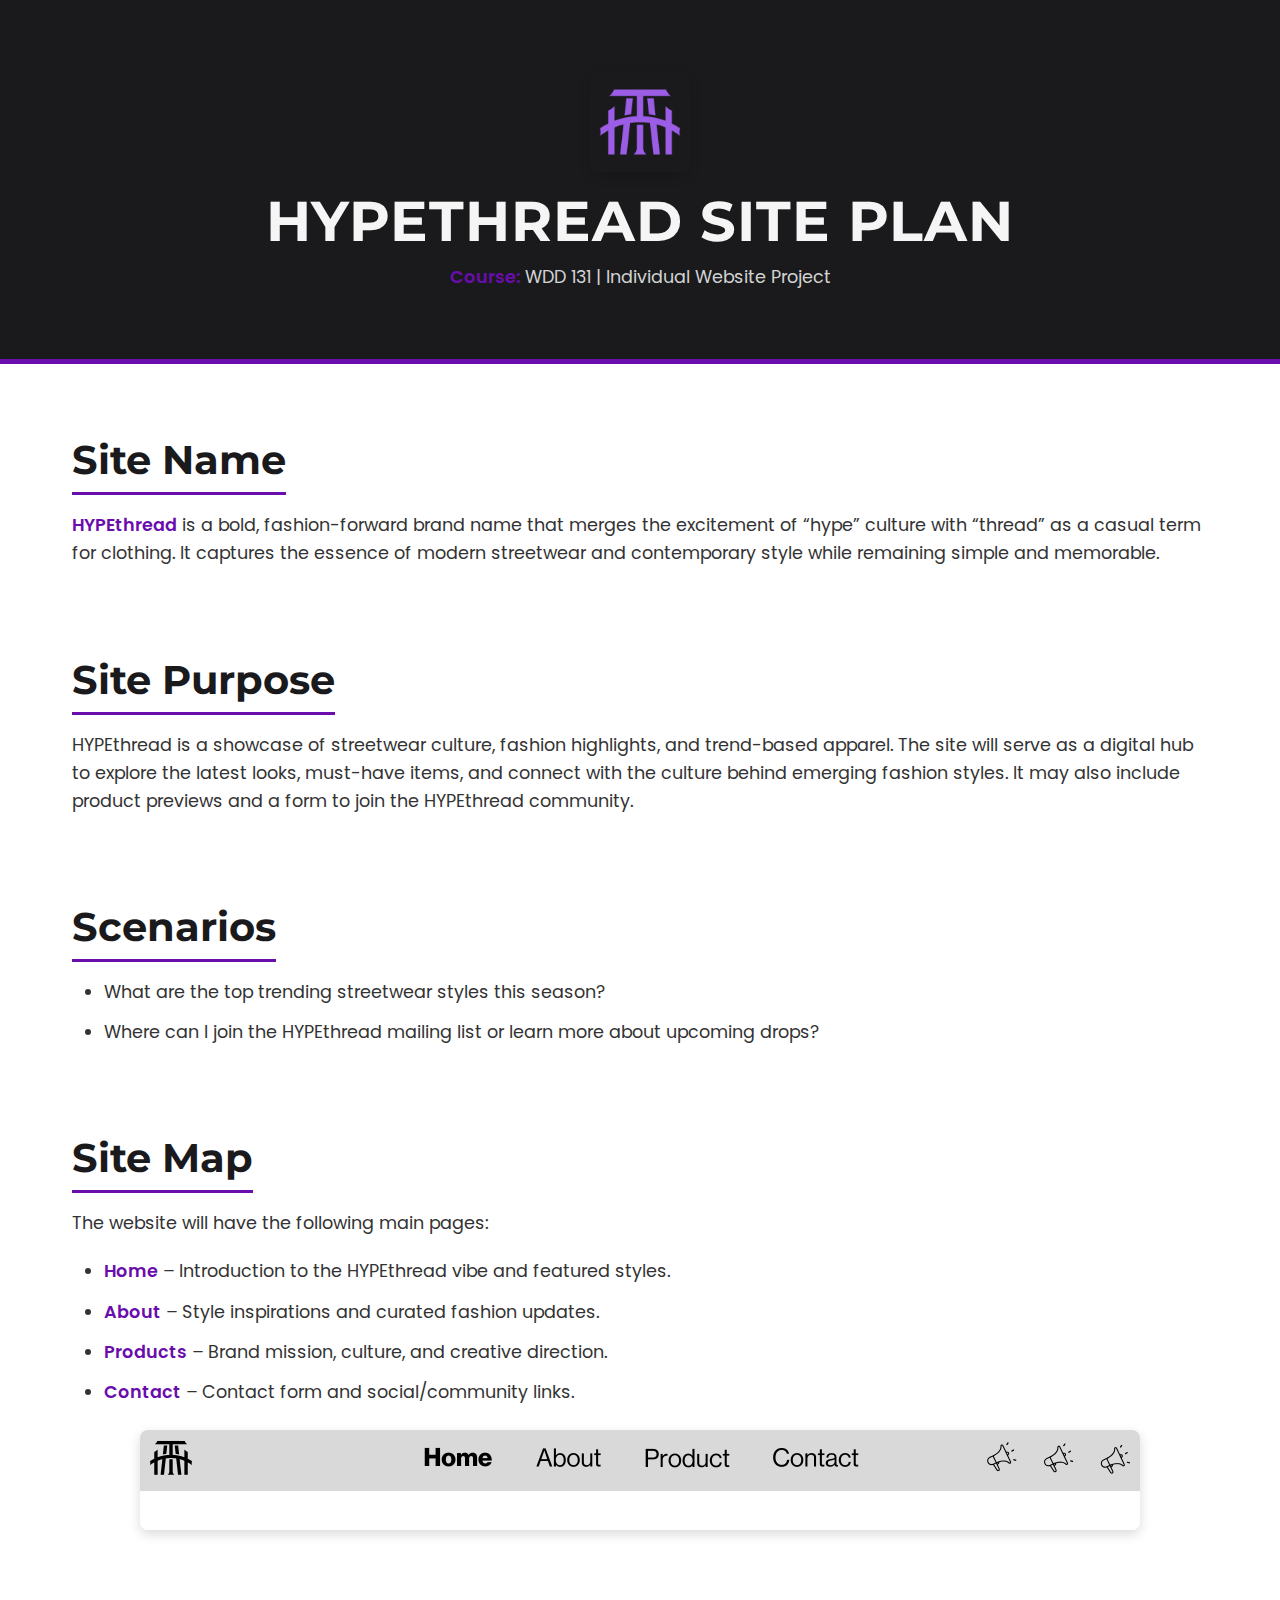
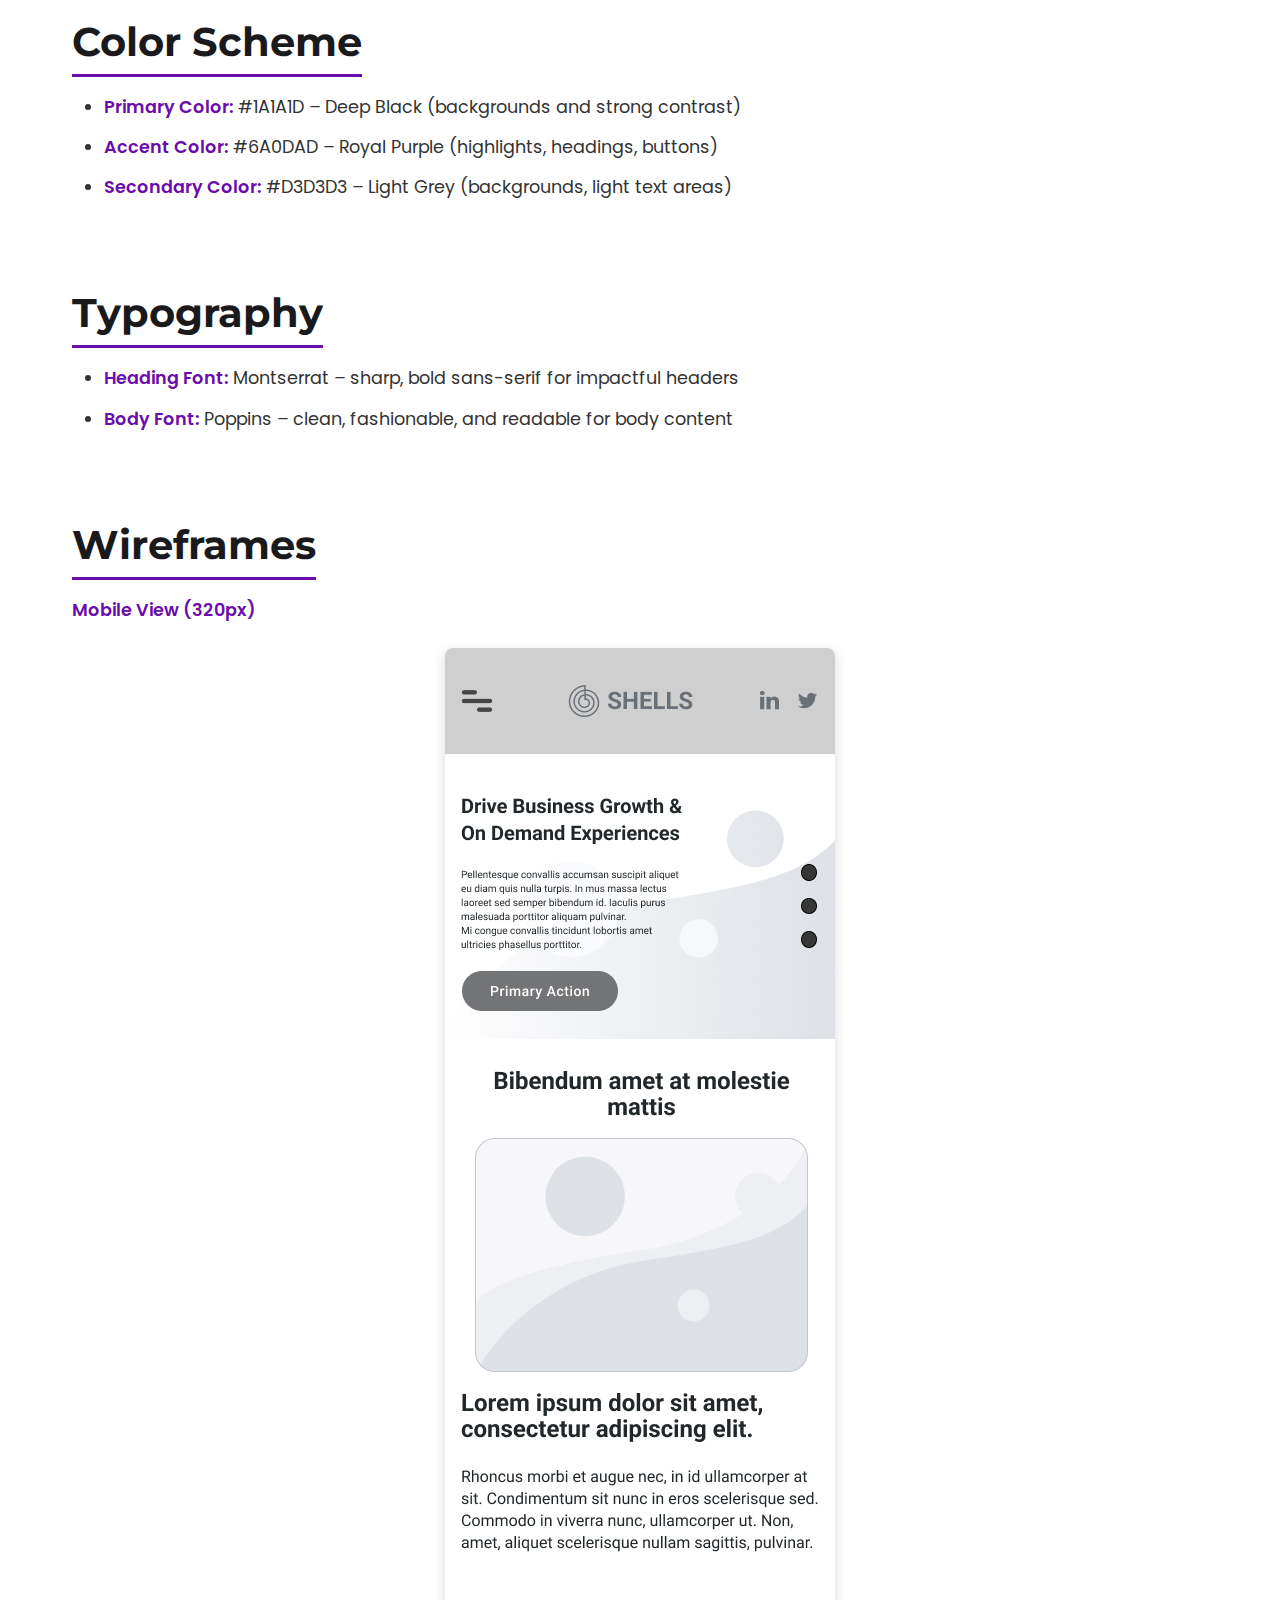
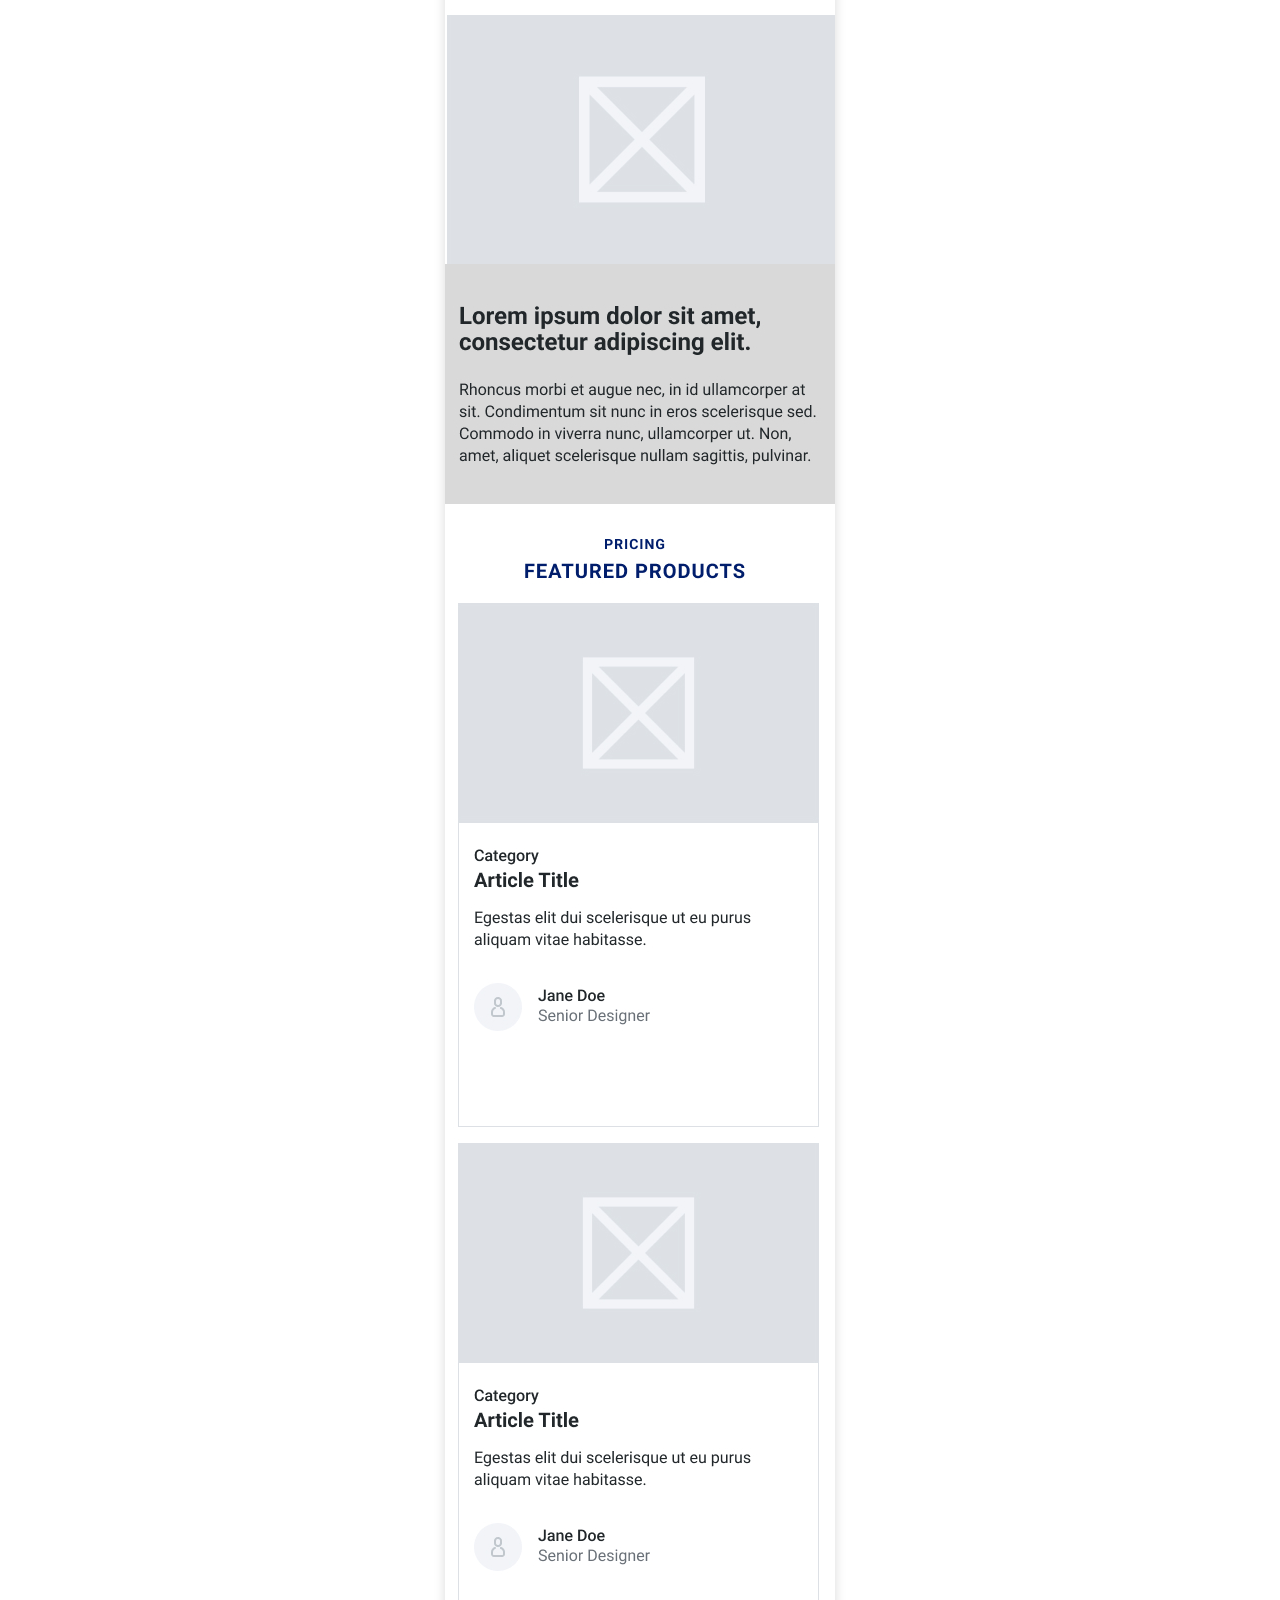
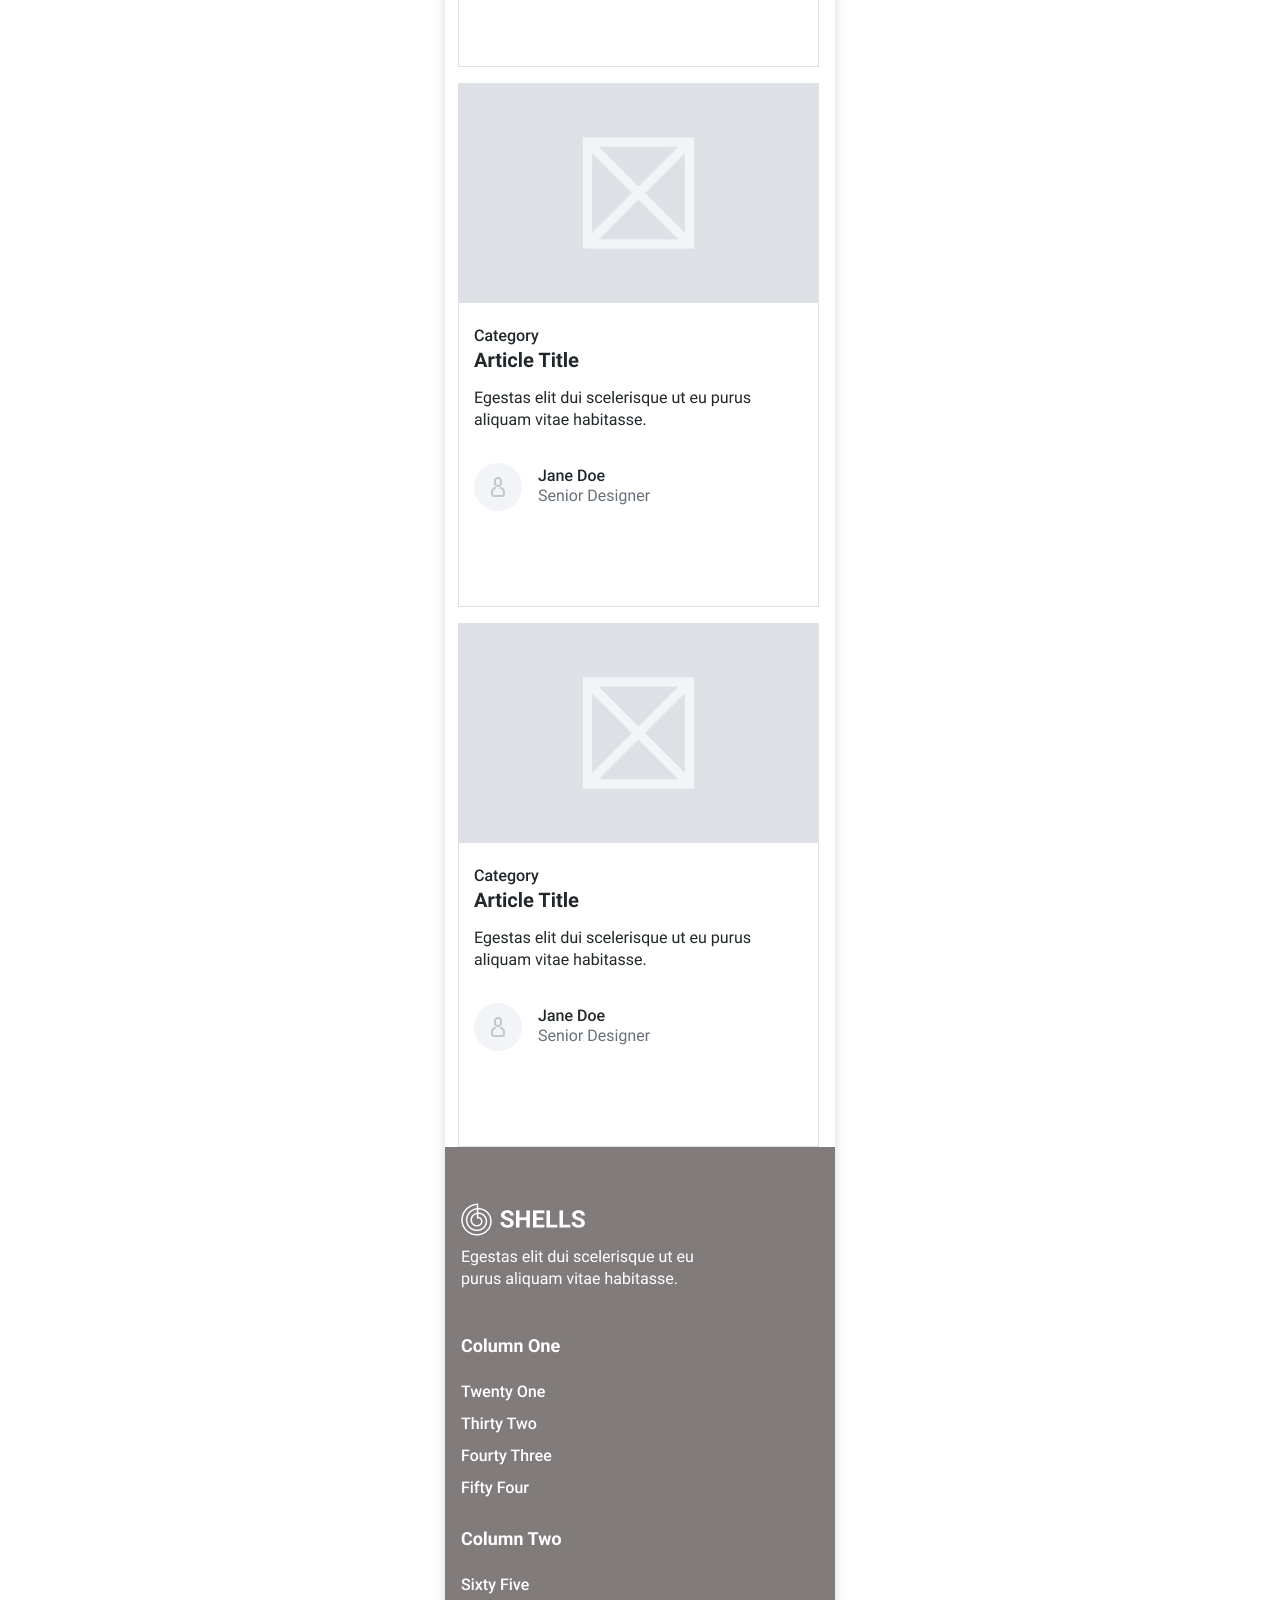
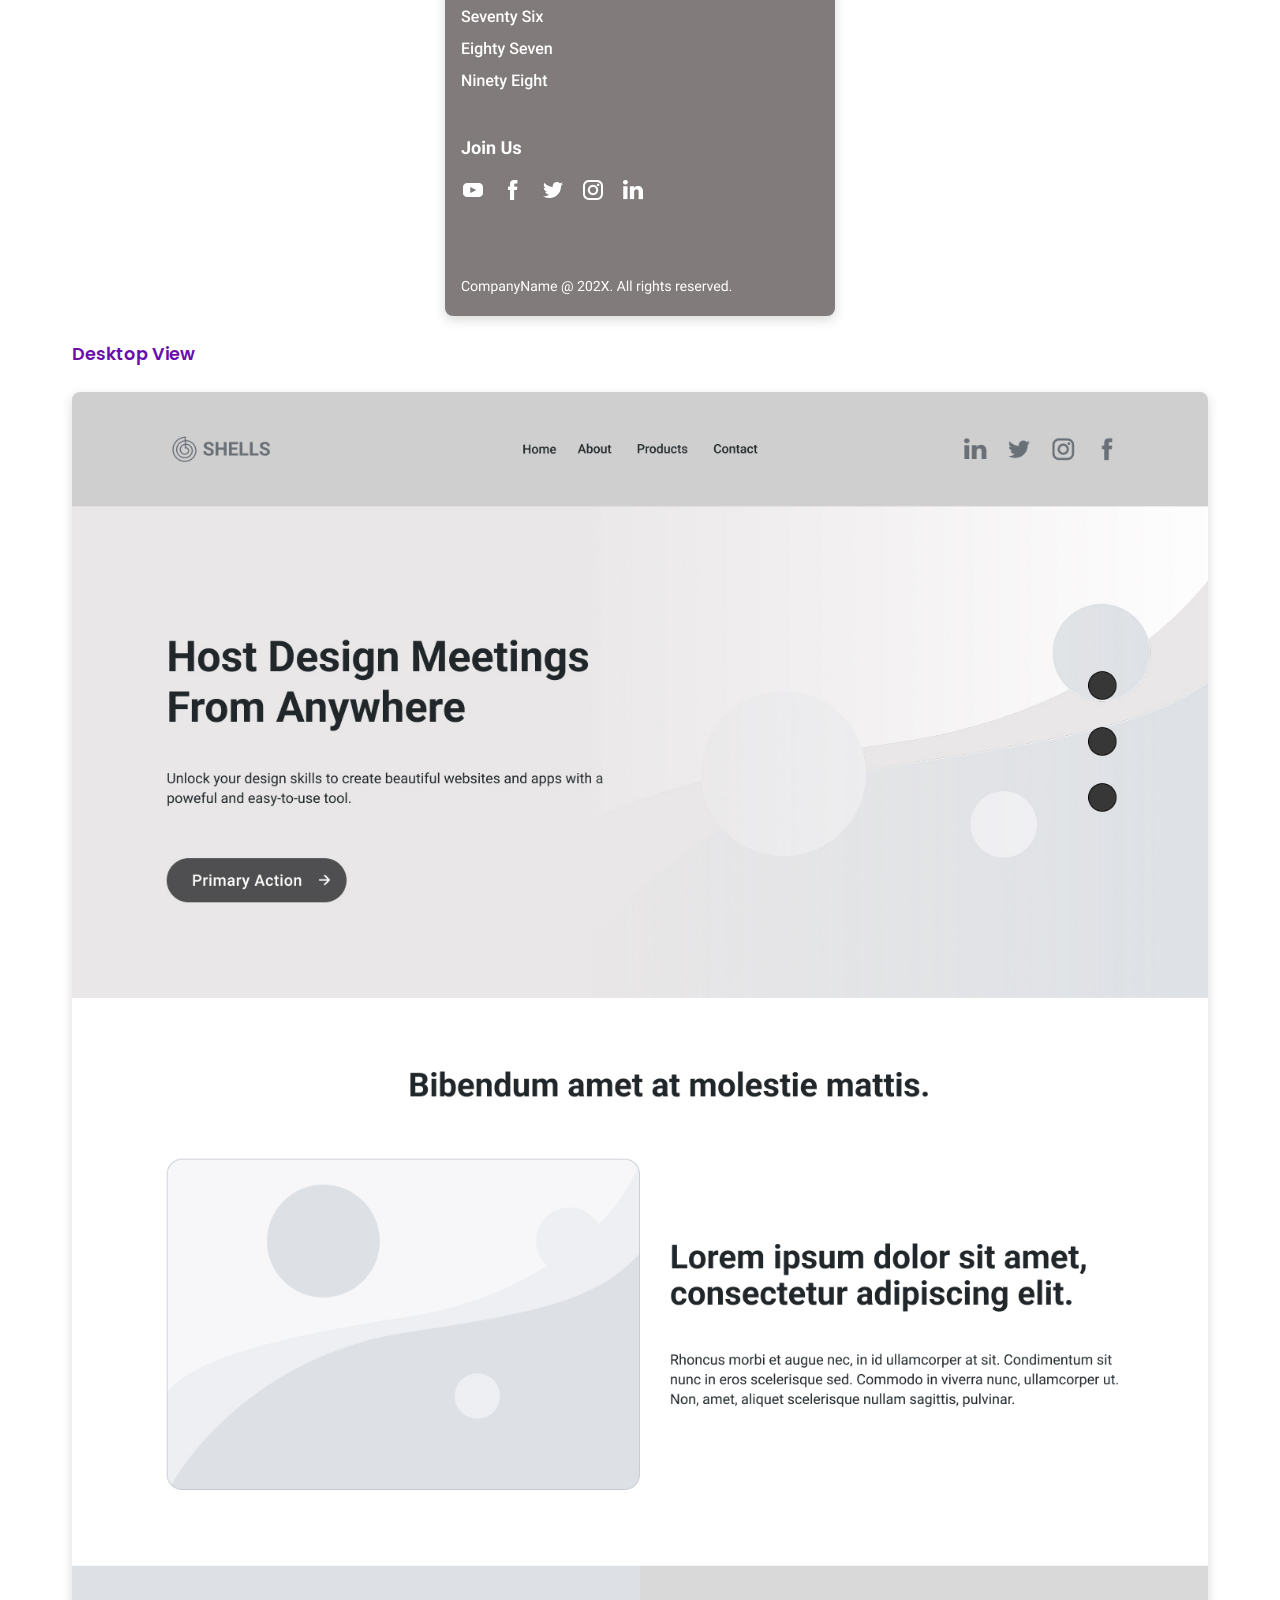
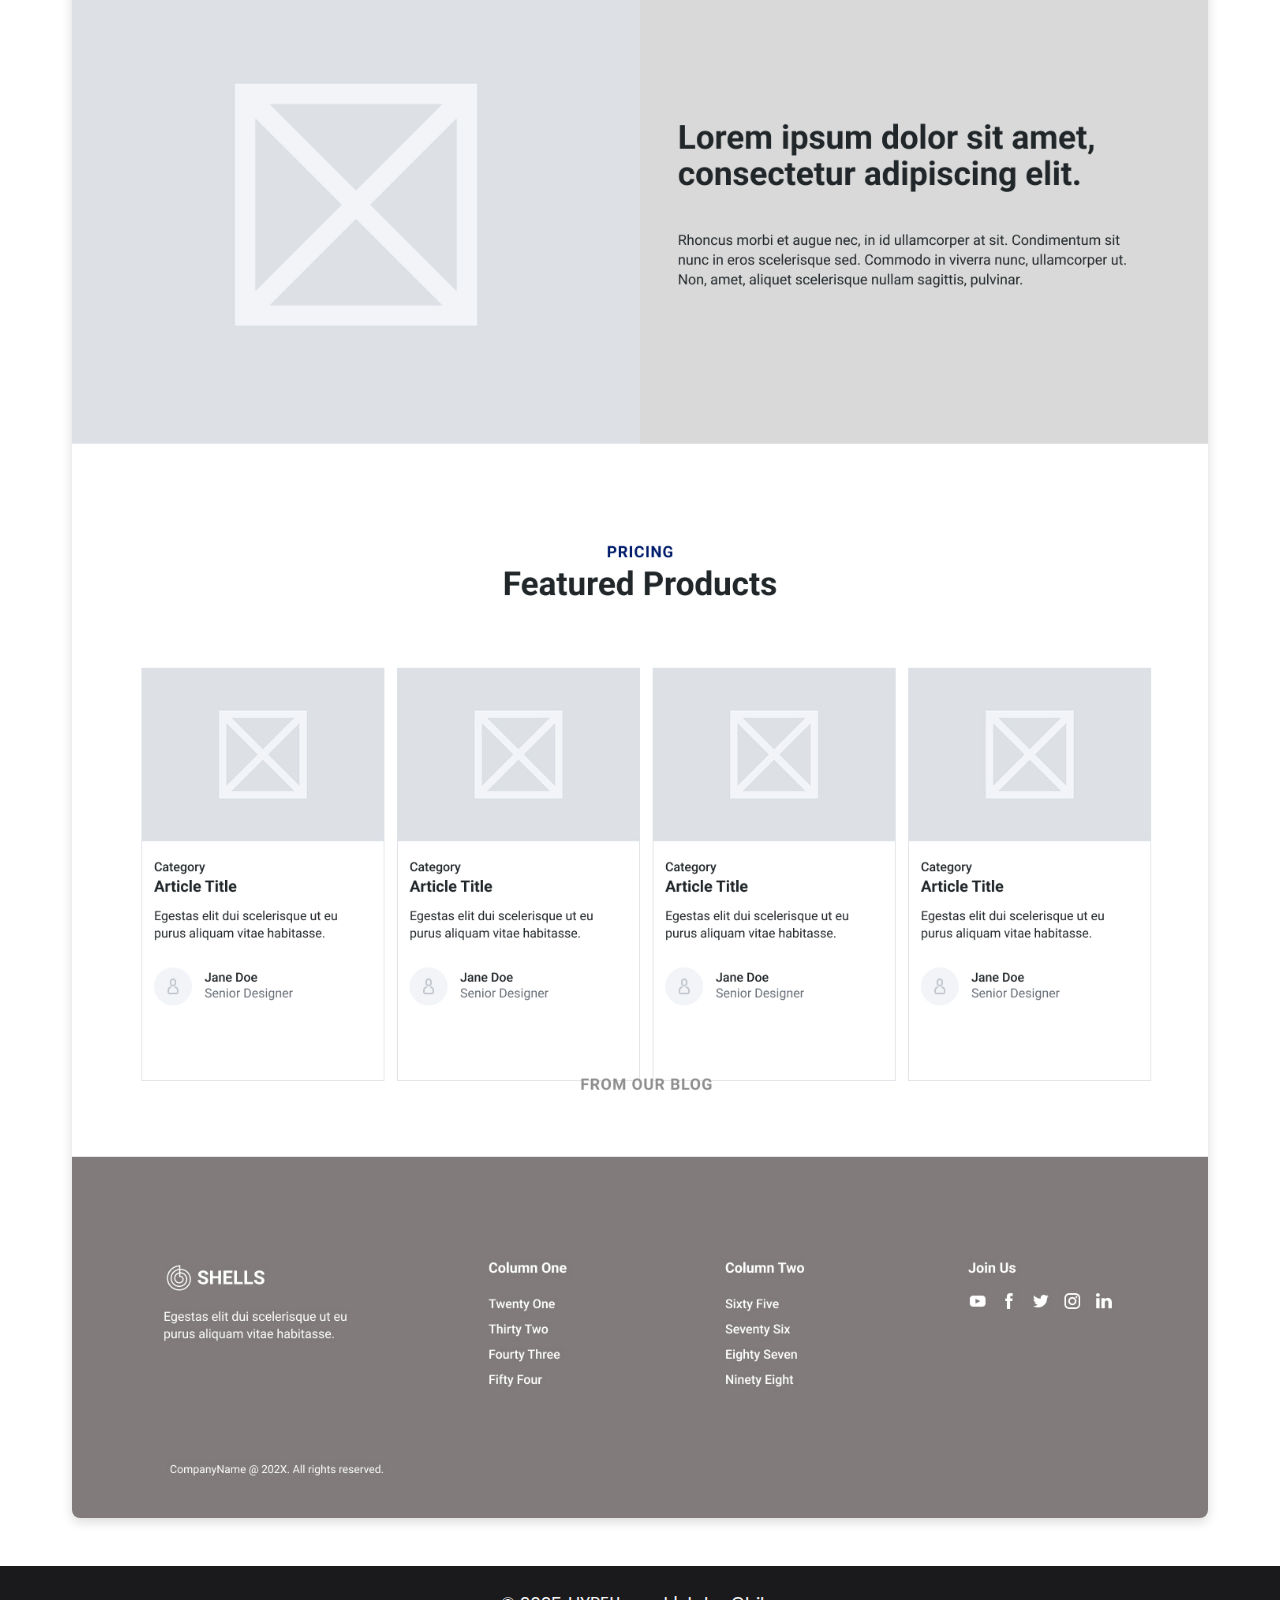
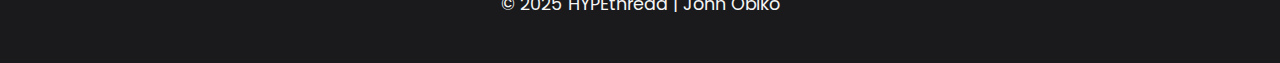
<file: project/siteplan.html>
<!DOCTYPE html>
<html lang="en">
<head>
  <meta charset="UTF-8">
  <meta name="viewport" content="width=device-width, initial-scale=1.0">
  <meta name="description" content="Site plan for HYPEthread – a modern fashion-forward web project.">
  <title>HYPEthread | Site Plan</title>

  <!-- Google Fonts: Montserrat for headings, Poppins for body -->
  <link href="https://fonts.googleapis.com/css2?family=Montserrat:wght@400;600;700&family=Poppins:wght@400;500;600&display=swap" rel="stylesheet">

  <!-- Main CSS -->
  <link rel="stylesheet" href="styles/style.css">

  <!-- Favicon -->
  <link rel="icon" type="image/png" href="images/hypethreadlight.png" media="(prefers-color-scheme: light)">
  <link rel="icon" type="image/png" href="images/hypethreaddark.png" media="(prefers-color-scheme: dark)">
</head>
<body>
  <header>
    <img src="images/HypeThread-logo.png" alt="HYPEthread brand logo" class="logo">
    <h1>HYPEthread Site Plan</h1>
    <p><strong>Course:</strong> WDD 131 | Individual Website Project</p>
  </header>

  <section>
    <h2>Site Name</h2>
    <p><strong>HYPEthread</strong> is a bold, fashion-forward brand name that merges the excitement of “hype” culture with “thread” as a casual term for clothing. It captures the essence of modern streetwear and contemporary style while remaining simple and memorable.</p>
  </section>

  <section>
    <h2>Site Purpose</h2>
    <p>HYPEthread is a showcase of streetwear culture, fashion highlights, and trend-based apparel. The site will serve as a digital hub to explore the latest looks, must-have items, and connect with the culture behind emerging fashion styles. It may also include product previews and a form to join the HYPEthread community.</p>
  </section>

  <section>
    <h2>Scenarios</h2>
    <ul>
      <li>What are the top trending streetwear styles this season?</li>
      <li>Where can I join the HYPEthread mailing list or learn more about upcoming drops?</li>
    </ul>
  </section>

  <section>
    <h2>Site Map</h2>
    <p>The website will have the following main pages:</p>
    <ul>
      <li><strong>Home</strong> – Introduction to the HYPEthread vibe and featured styles.</li>
      <li><strong>About</strong> – Style inspirations and curated fashion updates.</li>
      <li><strong>Products</strong> – Brand mission, culture, and creative direction.</li>
      <li><strong>Contact</strong> – Contact form and social/community links.</li>
    </ul>
    <img src="images/sitemap.png" alt="Visual sitemap for HYPEthread layout">
  </section>

  <section>
    <h2>Color Scheme</h2>
    <ul>
      <li><strong>Primary Color:</strong> #1A1A1D – Deep Black (backgrounds and strong contrast)</li>
      <li><strong>Accent Color:</strong> #6A0DAD – Royal Purple (highlights, headings, buttons)</li>
      <li><strong>Secondary Color:</strong> #D3D3D3 – Light Grey (backgrounds, light text areas)</li>
    </ul>
  </section>

  <section>
    <h2>Typography</h2>
    <ul>
      <li><strong>Heading Font:</strong> Montserrat – sharp, bold sans-serif for impactful headers</li>
      <li><strong>Body Font:</strong> Poppins – clean, fashionable, and readable for body content</li>
    </ul>
  </section>

  <section>
    <h2>Wireframes</h2>
    <p><strong>Mobile View (320px)</strong></p>
    <img src="images/Mobilewireframe.jpg" alt="Mobile wireframe design for HYPEthread site layout">
    <p><strong>Desktop View</strong></p>
    <img src="images/Desktopwireframe.jpg" alt="Desktop wireframe design for HYPEthread site layout">
  </section>

  <footer>
    <p>&copy; 2025 HYPEthread | John Obiko</p>
  </footer>
</body>
</html>
</file>
<file: styles/base.css>
/* General Styles */
body {
    font-family: 'Poppins', sans-serif;
    margin: 0;
    padding: 0;
    text-align: center;
}

/* Header */
header {
    background-color: #333;
    color: white;
    padding: 1rem;
}

/* Navigation Menu */
nav {
    position: relative;
}

.menu-icon {
    display: none;
    font-size: 2em;
    cursor: pointer;
}

/* Desktop Navigation */
nav ul {
    list-style: none;
    padding: 0;
    display: flex;
    flex-wrap: wrap;
    justify-content: center;
}

nav ul li {
    margin: 0 15px;
}

nav ul li a {
    text-decoration: none;
    color: white;
    font-weight: bold;
    transition: color 0.3s;
}

nav ul li a:hover {
    color: #ffcc00;
}

/* Mobile Navigation */
@media (max-width: 600px) {
    .menu-icon {
        display: block;
    }

    nav ul {
        display: none;
        flex-direction: column;
        align-items: center;
        width: 100%;
    }

    nav ul li {
        margin: 10px 0;
    }

    nav ul.show {
        display: flex;
    }
}

/* Main Content */
main {
    max-width: 800px;
    margin: 20px auto;
    display: grid;
    grid-template-columns: 1fr;
    gap: 20px;
}

.card {
    background: #f4f4f4;
    padding: 20px;
    border-radius: 10px;
}

.card img {
    width: 200px; /* Set a fixed width */
    height: auto; /* Maintain aspect ratio */
    border-radius: 50%; /* Makes it circular */
    object-fit: cover; /* Ensures image fills the area without distortion */
}

/* Footer */
footer {
    background-color: #333;
    color: white;
    padding: 10px;
    margin-top: 20px;
}
</file>
<file: styles/form.css>
body {
    font-family: 'Roboto', sans-serif;
    background-color: #f7f7f7;
    margin: 0;
    padding: 0;
  }
  
  .container {
    max-width: 600px;
    margin: 2rem auto;
    background-color: #e1dbe5;
    padding: 2rem;
    border-radius: 10px;
    box-shadow: 0 4px 12px rgba(0, 0, 0, 0.1);
  }
  
  h1 {
    text-align: center;
    background-color: #2d0032;
    color: #fff;
    padding: 1rem;
    margin-top: 0;
    border-radius: 10px 10px 0 0;
  }
  
  label {
    display: block;
    margin-top: 1rem;
    font-weight: bold;
  }
  
  input[type="text"],
  select,
  textarea,
  input[type="date"] {
    width: 100%;
    padding: 0.5rem;
    margin-top: 0.5rem;
    border-radius: 4px;
    border: 1px solid #ccc;
  }
  
  .stars input {
    margin-right: 5px;
  }
  
  .checkbox-group label {
    display: block;
    margin-top: 0.5rem;
    font-weight: normal;
  }
  
  textarea {
    height: 100px;
  }
  
  .optional {
    font-weight: normal;
    font-size: 0.9rem;
    color: #555;
  }
  
  .submit-btn {
    margin-top: 1.5rem;
    width: 100%;
    padding: 0.75rem;
    background-color: #2d0032;
    color: white;
    border: none;
    border-radius: 5px;
    cursor: pointer;
    font-size: 1rem;
  }
  
  .submit-btn:hover {
    background-color: #3e0050;
  }
  
  footer {
    margin-top: 2rem;
    text-align: center;
    font-size: 0.8rem;
    background-color: #2d0032;
    color: #fff;
    padding: 1rem;
    border-radius: 0 0 10px 10px;
  }
  
  @media (max-width: 600px) {
    .container {
      margin: 1rem;
      padding: 1.5rem;
    }
  }
</file>
<file: form/styles/style.css>
body {
    font-family: Arial, sans-serif;
    background-color: #f7f7f7;
    margin: 0;
    padding: 0;
  }
  
  .container {
    max-width: 600px;
    margin: 2rem auto;
    background-color: #e1dbe5;
    padding: 2rem;
    border-radius: 10px;
    box-shadow: 0 4px 12px rgba(0, 0, 0, 0.1);
  }
  
  h1 {
    text-align: center;
    background-color: #2d0032;
    color: #fff;
    padding: 1rem;
    margin-top: 0;
    border-radius: 10px 10px 0 0;
  }
  
  label {
    display: block;
    margin-top: 1rem;
    font-weight: bold;
  }
  
  input[type="text"],
  select,
  textarea,
  input[type="date"] {
    width: 100%;
    padding: 0.5rem;
    margin-top: 0.5rem;
    border-radius: 4px;
    border: 1px solid #ccc;
  }
  
  .stars input {
    margin-right: 5px;
  }
  
  .checkbox-group label {
    display: block;
    margin-top: 0.5rem;
    font-weight: normal;
  }
  
  textarea {
    height: 100px;
  }
  
  .optional {
    font-weight: normal;
    font-size: 0.9rem;
    color: #555;
  }
  
  .submit-btn {
    margin-top: 1.5rem;
    width: 100%;
    padding: 0.75rem;
    background-color: #2d0032;
    color: white;
    border: none;
    border-radius: 5px;
    cursor: pointer;
    font-size: 1rem;
  }
  
  .submit-btn:hover {
    background-color: #3e0050;
  }
  
  footer {
    margin-top: 2rem;
    text-align: center;
    font-size: 0.8rem;
    background-color: #2d0032;
    color: #fff;
    padding: 1rem;
    border-radius: 0 0 10px 10px;
  }
  
  @media (max-width: 600px) {
    .container {
      margin: 1rem;
      padding: 1.5rem;
    }
  }
</file>
<file: project/styles/style.css>
/* =============================================
   HYPEthread Site Plan Styles
   Clean, modern documentation with streetwear edge
============================================= */

/* ========== BASE STYLES ========== */
:root {
    --primary: #6A0DAD;       /* Royal Purple */
    --primary-light: #8A2BE2; /* Lighter purple */
    --dark: #1A1A1D;          /* Deep Black */
    --light: #D3D3D3;         /* Light Grey */
    --accent: #FFD700;        /* Gold accent */
    --text-dark: #333;
    --text-light: #f5f5f5;
  }
  
  * {
    margin: 0;
    padding: 0;
    box-sizing: border-box;
  }
  
  body {
    font-family: 'Poppins', sans-serif;
    line-height: 1.6;
    color: var(--text-dark);
    background-color: white;
    padding: 0;
    margin: 0;
  }
  
  /* ========== TYPOGRAPHY ========== */
  h1, h2, h3, h4 {
    font-family: 'Montserrat', sans-serif;
    font-weight: 700;
    line-height: 1.2;
    margin-bottom: 1rem;
    color: var(--dark);
  }
  
  h1 {
    font-size: 2.5rem;
    text-transform: uppercase;
    letter-spacing: 1px;
    color: var(--primary);
  }
  
  h2 {
    font-size: 2rem;
    margin-top: 2.5rem;
    padding-bottom: 0.5rem;
    border-bottom: 3px solid var(--primary);
    display: inline-block;
  }
  
  h3 {
    font-size: 1.5rem;
  }
  
  p {
    margin-bottom: 1.25rem;
    font-size: 1.1rem;
  }
  
  strong {
    font-weight: 600;
    color: var(--primary);
  }
  
  /* ========== LAYOUT ========== */
  header {
    background-color: var(--dark);
    color: var(--text-light);
    padding: 2rem 1rem;
    text-align: center;
    margin-bottom: 2rem;
    border-bottom: 5px solid var(--primary);
  }
  
  header h1 {
    color: var(--text-light);
    margin: 1rem 0 0.5rem;
  }
  
  header p {
    color: var(--light);
  }
  
  section {
    max-width: 1200px;
    margin: 0 auto 3rem;
    padding: 0 1.5rem;
  }
  
  footer {
    background-color: var(--dark);
    color: var(--text-light);
    text-align: center;
    padding: 1.5rem;
    margin-top: 3rem;
  }
  
  /* ========== COMPONENTS ========== */
  .logo {
    height: 80px;
    width: auto;
    margin-bottom: 1rem;
  }
  
  ul {
    margin-left: 2rem;
    margin-bottom: 1.5rem;
  }
  
  li {
    margin-bottom: 0.75rem;
    font-size: 1.1rem;
  }
  
  img {
    max-width: 100%;
    height: auto;
    display: block;
    margin: 1.5rem auto;
    border-radius: 8px;
    box-shadow: 0 4px 12px rgba(0,0,0,0.15);
  }
  
  /* Color Scheme Display */
  .color-scheme {
    display: flex;
    gap: 1rem;
    margin: 1.5rem 0;
    flex-wrap: wrap;
  }
  
  .color-box {
    width: 150px;
    height: 150px;
    border-radius: 8px;
    display: flex;
    flex-direction: column;
    justify-content: flex-end;
    padding: 1rem;
    color: white;
    font-weight: bold;
    box-shadow: 0 2px 8px rgba(0,0,0,0.1);
  }
  
  /* Typography Display */
  .font-display {
    margin: 2rem 0;
  }
  
  .font-sample {
    margin-bottom: 1.5rem;
    padding: 1rem;
    border-radius: 8px;
    background-color: #f9f9f9;
  }
  
  .font-sample h3 {
    margin-bottom: 0.5rem;
    color: var(--primary);
  }
  
  /* Wireframe Styling */
  .wireframe {
    background-color: #f5f5f5;
    padding: 1rem;
    border-radius: 8px;
    margin: 1.5rem 0;
    border: 1px solid #ddd;
  }
  
  .wireframe img {
    border: 1px solid #ccc;
  }
  
  /* ========== RESPONSIVE ADJUSTMENTS ========== */
  @media (min-width: 768px) {
    h1 {
      font-size: 3.5rem;
    }
    
    h2 {
      font-size: 2.5rem;
    }
    
    section {
      padding: 0 2rem;
    }
    
    .color-scheme {
      gap: 2rem;
    }
  }
  
  @media (min-width: 1024px) {
    header {
      padding: 3rem 1rem;
    }
    
    .logo {
      height: 100px;
    }
  }
  
  /* ========== UTILITY CLASSES ========== */
  .highlight {
    background-color: rgba(106, 13, 173, 0.1);
    padding: 0.25rem 0.5rem;
    border-radius: 4px;
    font-weight: 500;
  }
  
  /* ========== PRINT STYLES ========== */
  @media print {
    body {
      font-size: 12pt;
      line-height: 1.5;
      color: black;
      background: white;
    }
    
    header, footer {
      background: white !important;
      color: black !important;
      border: none;
    }
    
    h1, h2 {
      color: black !important;
    }
    
    img {
      max-width: 80% !important;
      box-shadow: none !important;
    }
    
    .color-box {
      -webkit-print-color-adjust: exact;
      print-color-adjust: exact;
    }
  }
</file>
<file: project/styles/hypethread.css>
/* ==============================
  GLOBAL RESET & BASE STYLES
============================== */
:root {
  --primary: #6A0DAD;
  --primary-hover: #52097d;
  --text-light: #D3D3D3;
  --text-dark: #222;
  --bg-dark: #1A1A1D;
  --bg-darker: #000;
  --bg-light: #f4f4f4;
  --card-dark: #2A2A2D;
  --card-light: #fff;
  --transition: all 0.3s ease;
}

* {
  box-sizing: border-box;
  margin: 0;
  padding: 0;
}

body, html {
  margin: 0;
  padding: 0;
}

body {
  font-family: 'Poppins', sans-serif;
  background-color: var(--bg-dark);
  color: var(--text-light);
  line-height: 1.6;
  font-size: 16px;
  transition: var(--transition);
}

a {
  text-decoration: none;
  color: inherit;
}

.content-container {
  max-width: 1200px;
  margin: 0 auto;
}

/* ==============================
  HEADER & NAVIGATION
============================== */
header {
  position: sticky;
  top: 0;
  z-index: 1000;
  background-color: var(--bg-darker);
  padding: 1.5rem 1rem;
  text-align: center;
  box-shadow: 0 2px 6px rgba(0, 0, 0, 0.2);
  transition: background-color 0.3s ease, box-shadow 0.3s ease, transform 0.3s ease-in-out;
}

.header-container {
  display: flex;
  flex-direction: column;
  align-items: center;
}

.nav-header {
  display: flex;
  flex-direction: column;
  align-items: center;
  position: relative;
  width: 100%;
}

.logo {
  width: 100px;
  height: auto;
  margin-bottom: 0.75rem;
  transition: opacity 0.3s ease;
}

.logo:hover {
  opacity: 0.9;
}

.nav-links {
  display: flex;
  flex-direction: row;
  gap: 1rem;
  z-index: 999;
}

nav ul {
  list-style: none;
  display: flex;
  flex-wrap: wrap;
  justify-content: center;
  gap: 1rem;
  margin-top: 1rem;
  padding: 0;
}

nav a {
  color: var(--text-light);
  font-weight: 500;
  padding: 0.5rem 1rem;
  transition: var(--transition);
  border-radius: 0.25rem;
}

nav a:hover,
nav a.active {
  color: var(--primary);
  font-weight: bold;
  background-color: rgba(106, 13, 173, 0.1);
}

/* ==============================
  THEME TOGGLE & MENU TOGGLE
============================== */
#themeToggle {
  position: absolute;
  top: 1rem;
  left: 1rem;
  background: none;
  border: none;
  font-size: 1.5rem;
  cursor: pointer;
  z-index: 1001;
  color: var(--text-light);
  transition: var(--transition);
}

#themeToggle:hover {
  transform: scale(1.1);
}

.menu-toggle {
  display: none;
  background: none;
  border: none;
  color: var(--text-light);
  font-size: 2rem;
  cursor: pointer;
  transition: var(--transition);
  margin-top: 1rem;
  order: 1;
}

.menu-toggle:hover {
  color: var(--primary);
}

/* ==============================
  MAIN STRUCTURE
============================== */
main {
  padding: 2rem 1rem;
  max-width: 1200px;
  margin: 0 auto;
  min-height: 70vh;
}

/* ==============================
  HERO STYLES
============================== */
.hero {
  text-align: center;
  margin-bottom: 2rem;
  animation: fadeIn 0.8s ease-out;
}

.hero h1 {
  font-family: 'Montserrat', sans-serif;
  font-size: 2rem;
  color: #fff;
  margin-bottom: 0.5rem;
  transition: var(--transition);
}

.hero p {
  font-size: 1.125rem;
  color: #ccc;
  transition: var(--transition);
}

.hero img {
  max-width: 100%;
  height: auto;
  margin-top: 1rem;
  border-radius: 1rem;
  box-shadow: 0 4px 12px rgba(0,0,0,0.2);
}

.hero-container {
  width: 100%;
  overflow: hidden;
  position: relative;
  border-radius: 1rem;
  z-index: 1;
}

.hero-container .prev-btn,
.hero-container .next-btn {
  display: none;
}

.hero-image {
  width: 100%;
  display: block;
  border-radius: 1rem;
  overflow: hidden;
}

.hero-image img {
  width: 100%;
  height: auto;
  object-fit: cover;
  border-radius: inherit;
}

.hero-content {
  padding: 2rem 1rem;
  text-align: center;
}

/* ==============================
  HERO CAROUSEL
============================== */
.hero-carousel {
  display: flex;
  transition: transform 0.5s ease-in-out;
  width: 100%;
}

.hero-slide {
  min-width: 100%;
  position: relative;
}

.hero-slide img {
  width: 100%;
  height: auto;
  display: block;
}

.carousel-controls {
  position: absolute;
  top: 50%;
  width: 100%;
  display: flex;
  justify-content: space-between;
  transform: translateY(-50%);
  padding: 0 1rem;
  z-index: 10;
}

.carousel-btn {
  background: rgba(0,0,0,0.5);
  color: white;
  border: none;
  border-radius: 50%;
  width: 40px;
  height: 40px;
  font-size: 1.5rem;
  cursor: pointer;
  display: flex;
  align-items: center;
  justify-content: center;
  transition: all 0.3s ease;
}

.carousel-btn:hover {
  background: rgba(106, 13, 173, 0.8);
}

.carousel-indicators {
  position: absolute;
  bottom: 20px;
  left: 50%;
  transform: translateX(-50%);
  display: flex;
  gap: 10px;
  z-index: 10;
}

.indicator {
  width: 12px;
  height: 12px;
  border-radius: 50%;
  background: rgba(255,255,255,0.5);
  cursor: pointer;
  transition: all 0.3s ease;
}

.indicator.active {
  background: var(--primary);
}

/* ==============================
  FEATURED PRODUCT GRID
============================== */
.featured {
  background-color: transparent !important;
  padding: 3rem 0;
}

.featured h2 {
  font-family: 'Montserrat', sans-serif;
  text-align: center;
  margin-bottom: 1rem;
  color: #fff;
  transition: var(--transition);
}

.item-grid {
  background-color: transparent !important;
  display: grid;
  grid-template-columns: 1fr;
  gap: 1.5rem;
  margin-top: 1rem;
}

.item-grid > * {
  border: 1px solid rgb(0, 0, 0);
}

.item-card {
  background-color: var(--bg-dark);
  padding: 1rem;
  border-radius: 1rem;
  text-align: center;
  box-shadow: 0 0 8px rgba(0,0,0,0.3);
  transition: var(--transition);
  display: flex;
  flex-direction: column;
  overflow: hidden;
  animation: fadeIn 0.5s ease-out;
  animation-fill-mode: backwards;
}

.item-card:nth-child(1) { animation-delay: 0.2s; }
.item-card:nth-child(2) { animation-delay: 0.4s; }
.item-card:nth-child(3) { animation-delay: 0.6s; }

.item-card:hover {
  transform: translateY(-5px);
  box-shadow: 0 6px 12px rgba(0,0,0,0.15);
}

.item-card img {
  width: 100%;
  height: auto;
  border-radius: 0.5rem;
  margin-bottom: 0.5rem;
  aspect-ratio: 1/1;
  object-fit: cover;
  height: 300px;
  transition: transform 0.3s ease;
}

.item-card:hover img {
  transform: scale(1.05);
}

.item-card p {
  font-size: 1rem;
  color: #ccc;
  transition: var(--transition);
}

.product-info {
  padding: 1rem;
  flex-grow: 1;
  display: flex;
  flex-direction: column;
}

.product-info h3 {
  font-family: 'Montserrat', sans-serif;
  margin-bottom: 0.5rem;
  color: white;
}

.product-desc {
  color: #aaa;
  font-size: 0.9rem;
  margin-bottom: 1rem;
  flex-grow: 1;
}

.product-footer {
  display: flex;
  justify-content: space-between;
  align-items: center;
  margin-top: auto;
}

.price {
  font-weight: bold;
  color: var(--primary);
  font-size: 1.1rem;
}

.price .original-price {
  text-decoration: line-through;
  color: #aaa;
  font-size: 0.9rem;
  margin-right: 0.5rem;
}

.price .sale-price {
  color: #ff4757;
  font-weight: 700;
}

.add-to-cart {
  background-color: var(--primary);
  color: white;
  border: none;
  padding: 0.5rem 1rem;
  border-radius: 0.25rem;
  cursor: pointer;
  transition: var(--transition);
}

.add-to-cart:hover {
  background-color: var(--primary-hover);
}

.add-to-cart:disabled {
  background-color: #4CAF50;
  cursor: not-allowed;
}

.sale-badge {
  position: absolute;
  top: 15px;
  right: 15px;
  background: #ff4757;
  color: white;
  padding: 0.25rem 0.75rem;
  border-radius: 20px;
  font-size: 0.8rem;
  font-weight: 600;
  z-index: 2;
}

/* ==============================
  BRAND STORY & TESTIMONIALS
============================== */
.brand-story,
.testimonials {
  padding: 3rem 1rem;
  background-color: var(--bg-dark);
  color: var(--text-light);
  text-align: center;
}

.brand-story h2,
.testimonials h2 {
  font-family: 'Montserrat', sans-serif;
  font-size: 2rem;
  margin-bottom: 1rem;
  color: var(--primary);
}

.brand-story p {
  max-width: 700px;
  margin: 0 auto;
  font-size: 1.1rem;
  line-height: 1.6;
}

.client-gallery {
  display: grid;
  gap: 1.5rem;
  grid-template-columns: 1fr;
}

.client-card {
  position: relative;
  overflow: hidden;
  border-radius: 1rem;
  box-shadow: 0 4px 12px rgba(0, 0, 0, 0.2);
  transition: transform 0.3s ease;
  cursor: pointer;
}

.client-card img {
  width: 100%;
  height: auto;
  display: block;
  border-radius: inherit;
  transition: transform 0.3s ease;
}

.client-card:hover img {
  transform: scale(1.05);
}

.testimonial-overlay {
  position: absolute;
  bottom: 0;
  left: 0;
  right: 0;
  height: 100%;
  background: rgba(0, 0, 0, 0.75);
  color: white;
  padding: 1rem;
  transform: translateY(100%);
  transition: transform 0.4s ease;
  display: flex;
  flex-direction: column;
  justify-content: center;
  align-items: center;
  text-align: center;
  gap: 0.5rem;
  border-radius: inherit;
}

.client-card:hover .testimonial-overlay {
  transform: translateY(0);
}

.testimonial-overlay p {
  font-size: 0.95rem;
  font-style: italic;
  color: #ccc;
  padding: 0 0.5rem;
  line-height: 1.4;
}

.testimonial-overlay strong {
  color: var(--primary);
  font-weight: 500;
  font-size: 0.95rem;
}

/* ==============================
  NEWSLETTER
============================== */
.newsletter {
  padding: 3rem 1rem;
  background-color: var(--bg-darker);
  color: var(--text-light);
  text-align: center;
  margin-bottom: 0;
}

.newsletter h2 {
  font-size: 2rem;
  font-family: 'Montserrat', sans-serif;
  margin-bottom: 1rem;
  color: var(--primary);
}

.newsletter p {
  font-size: 1.1rem;
  max-width: 600px;
  margin: 0 auto 2rem auto;
  line-height: 1.6;
}

.newsletter-form {
  display: flex;
  flex-direction: column;
  gap: 1rem;
  max-width: 400px;
  margin: 0 auto;
}

.newsletter-form input[type="email"] {
  padding: 0.75rem 1rem;
  border: none;
  border-radius: 0.5rem;
  font-size: 1rem;
  outline: none;
}

.newsletter-form button {
  background-color: var(--primary);
  color: white;
  border: none;
  padding: 0.75rem;
  font-size: 1rem;
  border-radius: 0.5rem;
  cursor: pointer;
  transition: background 0.3s ease;
}

.newsletter-form button:hover {
  background-color: var(--primary-hover);
}

/* ==============================
  FOOTER
============================== */
.site-footer {
  margin-top: 0;
  padding-top: 2rem;
}

footer {
  background-color: var(--bg-darker);
  color: #aaa;
  text-align: center;
  padding: 1.5rem 1rem;
  margin-top: 2rem;
  font-size: 0.9rem;
  transition: var(--transition);
}

footer a {
  color: var(--primary);
  font-weight: 500;
}

footer ul,
footer ol {
  list-style: none;
  padding: 0;
  margin: 0;
}

footer li::before,
footer li::after {
  content: none;
}

/* ==============================
  BACK TO TOP BUTTON
============================== */
#backToTop {
  position: fixed;
  bottom: 20px;
  right: 20px;
  z-index: 100;
  background-color: var(--primary, #6A0DAD);
  color: white;
  border: none;
  padding: 0.5rem 1rem;
  font-size: 1.5rem;
  border-radius: 50%;
  cursor: pointer;
  display: none;
  box-shadow: 0 2px 8px rgba(0,0,0,0.3);
  transition: opacity 0.3s ease;
}

#backToTop:hover {
  background-color: var(--primary-hover, #52097d);
}

/* ==============================
  LIGHT MODE STYLES
============================== */
body.light-mode {
  background-color: var(--bg-light);
  color: var(--text-dark);
}

body.light-mode header,
body.light-mode footer {
  background-color: var(--card-light);
  color: var(--text-dark);
  box-shadow: 0 2px 8px rgba(0,0,0,0.1);
}

body.light-mode .featured {
  background-color: var(--card-light);
  color: var(--text-dark);
}

body.light-mode .item-card {
  background-color: #eee;
  color: var(--text-dark);
}

body.light-mode nav a {
  color: var(--text-dark);
}

body.light-mode nav a.active,
body.light-mode nav a:hover {
  color: var(--primary);
}

body.light-mode .hero h1,
body.light-mode .featured h2 {
  color: var(--text-dark);
}

body.light-mode .hero p,
body.light-mode .item-card p {
  color: #555;
}

body.light-mode .nav-links {
  background-color: var(--card-light);
}

/* ==============================
  ABOUT PAGE STYLES
============================== */
.about-hero {
  background: linear-gradient(rgba(0,0,0,0.7), rgba(0,0,0,0.7)), 
              url('images/about-hero.jpg') center/cover no-repeat;
  height: 60vh;
  display: flex;
  align-items: center;
  justify-content: center;
  text-align: center;
  color: white;
  padding: 0 1rem;
}

.about-hero h1 {
  font-size: 3.5rem;
  margin-bottom: 1rem;
  animation: fadeIn 1s ease;
}

.about-hero .subtitle {
  font-size: 1.5rem;
  max-width: 800px;
  margin: 0 auto;
}

.about-section {
  padding: 4rem 1rem;
}

.about-section .content-container {
  display: flex;
  flex-direction: column;
  gap: 2rem;
  max-width: 1200px;
  margin: 0 auto;
}

.about-section .text-content {
  flex: 1;
}

.about-section .image-content {
  flex: 1;
  border-radius: 1rem;
  overflow: hidden;
}

.about-section .image-content img {
  width: 100%;
  height: auto;
  display: block;
  transition: transform 0.3s ease;
}

.about-section .image-content:hover img {
  transform: scale(1.03);
}

.mission-section {
  background-color: var(--card-dark);
  padding: 4rem 1rem;
}

.mission-grid {
  display: grid;
  grid-template-columns: repeat(auto-fit, minmax(300px, 1fr));
  gap: 2rem;
  margin-top: 2rem;
}

.mission-card {
  background: var(--bg-dark);
  padding: 2rem;
  border-radius: 1rem;
  text-align: center;
  transition: transform 0.3s ease;
}

.mission-card:hover {
  transform: translateY(-5px);
}

.mission-icon {
  font-size: 2.5rem;
  margin-bottom: 1rem;
}

.team-section {
  padding: 4rem 1rem;
}

.team-grid {
  display: grid;
  grid-template-columns: repeat(auto-fit, minmax(300px, 1fr));
  gap: 2rem;
  margin-top: 2rem;
}

.team-card {
  background: var(--card-dark);
  border-radius: 1rem;
  overflow: hidden;
  transition: transform 0.3s ease;
}

.team-card:hover {
  transform: translateY(-5px);
}

.team-image {
  position: relative;
  height: 350px;
  overflow: hidden;
}

.team-image img {
  width: 100%;
  height: 100%;
  object-fit: cover;
  transition: transform 0.5s ease;
}

.team-card:hover .team-image img {
  transform: scale(1.05);
}

.social-links {
  position: absolute;
  bottom: 1rem;
  left: 0;
  right: 0;
  display: flex;
  justify-content: center;
  gap: 1rem;
  opacity: 0;
  transition: opacity 0.3s ease;
}

.team-card:hover .social-links {
  opacity: 1;
}

.social-links a {
  background: rgba(106,13,173,0.8);
  color: white;
  width: 40px;
  height: 40px;
  border-radius: 50%;
  display: flex;
  align-items: center;
  justify-content: center;
  transition: all 0.3s ease;
}

.social-links a:hover {
  background: var(--primary);
  transform: scale(1.1);
}

.team-info {
  padding: 1.5rem;
  text-align: center;
}

.team-info h3 {
  margin-bottom: 0.5rem;
}

.role {
  color: var(--primary);
  font-weight: 600;
  margin-bottom: 1rem;
}

.values-section {
  background: linear-gradient(135deg, var(--primary) 0%, var(--primary-hover) 100%);
  color: white;
  padding: 4rem 1rem;
  text-align: center;
}

.values-statement {
  max-width: 800px;
  margin: 0 auto;
  font-size: 1.1rem;
  line-height: 1.8;
}

/* ==============================
  CONTACT PAGE STYLES
============================== */
.contact-hero {
  background: linear-gradient(rgba(0,0,0,0.7), rgba(0,0,0,0.7)), 
              url('images/contact-hero.jpg') center/cover no-repeat;
  height: 50vh;
  display: flex;
  align-items: center;
  justify-content: center;
  text-align: center;
  color: white;
  padding: 0 1rem;
}

.contact-hero h1 {
  font-size: 3.5rem;
  margin-bottom: 1rem;
  animation: fadeIn 1s ease;
}

.contact-hero .subtitle {
  font-size: 1.5rem;
  max-width: 800px;
  margin: 0 auto;
}

.contact-section {
  padding: 4rem 1rem;
  max-width: 1200px;
  margin: 0 auto;
}

.contact-container {
  display: flex;
  flex-direction: column;
  gap: 3rem;
}

.contact-form-container {
  flex: 1;
}

.contact-info-container {
  flex: 1;
}

.contact-form {
  background: var(--card-dark);
  padding: 2rem;
  border-radius: 1rem;
  box-shadow: 0 4px 20px rgba(0,0,0,0.1);
}

.contact-info-card {
  background: var(--card-dark);
  padding: 2rem;
  border-radius: 1rem;
  box-shadow: 0 4px 20px rgba(0,0,0,0.1);
  height: 100%;
}

.form-row {
  display: flex;
  flex-direction: column;
  gap: 1.5rem;
  margin-bottom: 1.5rem;
}

.form-group {
  flex: 1;
}

.form-group label {
  display: block;
  margin-bottom: 0.5rem;
  font-weight: 500;
  color: var(--text-light);
}

.form-group input,
.form-group textarea,
.styled-select {
  width: 100%;
  padding: 0.75rem 1rem;
  border: 1px solid rgba(255,255,255,0.1);
  border-radius: 0.5rem;
  background: var(--bg-dark);
  color: var(--text-light);
  font-family: 'Poppins', sans-serif;
  transition: all 0.3s ease;
}

.form-group input:focus,
.form-group textarea:focus,
.styled-select:focus {
  outline: none;
  border-color: var(--primary);
  box-shadow: 0 0 0 2px rgba(106,13,173,0.3);
}

.styled-select {
  appearance: none;
  background-image: url("data:image/svg+xml;charset=UTF-8,%3csvg xmlns='http://www.w3.org/2000/svg' viewBox='0 0 24 24' fill='white'%3e%3cpath d='M7 10l5 5 5-5z'/%3e%3c/svg%3e");
  background-repeat: no-repeat;
  background-position: right 1rem center;
  background-size: 1rem;
}

textarea {
  resize: vertical;
  min-height: 150px;
}

.submit-btn {
  display: inline-flex;
  align-items: center;
  justify-content: center;
  gap: 0.75rem;
  padding: 0.75rem 2rem;
  background: var(--primary);
  color: white;
  border: none;
  border-radius: 0.5rem;
  font-weight: 600;
  cursor: pointer;
  transition: all 0.3s ease;
  width: 100%;
}

.submit-btn:hover {
  background: var(--primary-hover);
  transform: translateY(-2px);
}

.submit-btn i {
  font-size: 1rem;
}

.info-item {
  display: flex;
  gap: 1rem;
  margin-bottom: 1.5rem;
  align-items: flex-start;
}

.info-icon {
  background: var(--primary);
  color: white;
  width: 40px;
  height: 40px;
  border-radius: 50%;
  display: flex;
  align-items: center;
  justify-content: center;
  flex-shrink: 0;
}

.info-icon i {
  font-size: 1rem;
}

.info-content h3 {
  margin-bottom: 0.25rem;
  color: var(--text-light);
}

.info-content a, 
.info-content address {
  color: #aaa;
  font-style: normal;
  transition: color 0.3s ease;
}

.info-content a:hover {
  color: var(--primary);
}

.social-links {
  margin-top: 2rem;
}

.social-links h3 {
  margin-bottom: 1rem;
}

.social-icons {
  display: flex;
  gap: 1rem;
}

.social-icon {
  display: flex;
  align-items: center;
  justify-content: center;
  width: 40px;
  height: 40px;
  border-radius: 50%;
  background: rgba(255,255,255,0.1);
  color: white;
  transition: all 0.3s ease;
}

.social-icon:hover {
  background: var(--primary);
  transform: translateY(-3px);
}

.map-section {
  padding: 0 1rem 4rem;
  max-width: 1200px;
  margin: 0 auto;
}

.map-container {
  position: relative;
  padding-bottom: 56.25%;
  height: 0;
  overflow: hidden;
  border-radius: 1rem;
  box-shadow: 0 4px 20px rgba(0,0,0,0.1);
}

.map-container iframe {
  position: absolute;
  top: 0;
  left: 0;
  width: 100%;
  height: 100%;
  border: none;
}

/* ==============================
  CART PAGE STYLES
============================== */
.cart-hero {
  background: linear-gradient(rgba(0,0,0,0.7), rgba(0,0,0,0.7)), 
              url('images/cart-hero.jpg') center/cover no-repeat;
  height: 40vh;
  display: flex;
  align-items: center;
  justify-content: center;
  text-align: center;
  color: white;
  margin-bottom: 2rem;
}

.cart-hero h1 {
  font-size: 3rem;
  margin-bottom: 1rem;
  animation: fadeIn 1s ease;
}

.cart-hero .subtitle {
  font-size: 1.25rem;
  opacity: 0.9;
}

.cart-container {
  padding: 0 1rem;
  max-width: 1400px;
  margin: 0 auto 4rem;
}

.cart-layout {
  display: flex;
  flex-direction: column;
  gap: 2rem;
}

.cart-items-column {
  flex: 2;
}

.summary-column {
  flex: 1;
}

.cart-header {
  display: flex;
  justify-content: space-between;
  align-items: center;
  margin-bottom: 1.5rem;
}

.cart-header h2 {
  font-size: 1.75rem;
  margin: 0;
}

.continue-shopping {
  display: flex;
  align-items: center;
  gap: 0.5rem;
  color: var(--primary);
  font-weight: 500;
  transition: color 0.3s ease;
}

.continue-shopping:hover {
  color: var(--primary-hover);
}

.empty-cart {
  text-align: center;
  padding: 3rem 1rem;
  background: var(--card-dark);
  border-radius: 1rem;
}

.empty-cart-icon {
  width: 120px;
  height: auto;
  margin: 0 auto 1.5rem;
  opacity: 0.8;
}

.empty-cart h3 {
  font-size: 1.5rem;
  margin-bottom: 0.5rem;
}

.empty-cart p {
  color: #aaa;
  margin-bottom: 1.5rem;
}

.cart-item {
  display: flex;
  gap: 1.5rem;
  padding: 1.5rem;
  background: var(--card-dark);
  border-radius: 1rem;
  margin-bottom: 1rem;
  transition: transform 0.3s ease;
}

.cart-item:hover {
  transform: translateY(-3px);
}

.cart-item-image {
  width: 120px;
  height: 120px;
  border-radius: 0.5rem;
  overflow: hidden;
  flex-shrink: 0;
}

.cart-item-image img {
  width: 100%;
  height: 100%;
  object-fit: cover;
  transition: transform 0.3s ease;
}

.cart-item:hover .cart-item-image img {
  transform: scale(1.05);
}

.cart-item-details {
  flex: 1;
  display: flex;
  flex-direction: column;
}

.cart-item-header {
  display: flex;
  justify-content: space-between;
  margin-bottom: 0.5rem;
}

.cart-item-title {
  font-size: 1.1rem;
  font-weight: 600;
  margin: 0;
}

.cart-item-price {
  font-weight: 700;
  color: var(--primary);
}

.cart-item-remove {
  background: none;
  border: none;
  color: #ff4757;
  cursor: pointer;
  font-size: 0.9rem;
  transition: color 0.3s ease;
}

.cart-item-remove:hover {
  color: #d63031;
}

.cart-item-options {
  margin-top: auto;
  display: flex;
  gap: 1rem;
  align-items: center;
}

.quantity-selector {
  display: flex;
  align-items: center;
  gap: 0.5rem;
}

.quantity-btn {
  width: 30px;
  height: 30px;
  border-radius: 50%;
  background: var(--bg-dark);
  border: none;
  color: var(--text-light);
  cursor: pointer;
  display: flex;
  align-items: center;
  justify-content: center;
  transition: all 0.3s ease;
}

.quantity-btn:hover {
  background: var(--primary);
}

.quantity-value {
  min-width: 30px;
  text-align: center;
}

.cart-summary-card {
  background: var(--card-dark);
  padding: 1.5rem;
  border-radius: 1rem;
  position: sticky;
  top: 1rem;
}

.summary-details {
  margin: 1.5rem 0;
}

.summary-row {
  display: flex;
  justify-content: space-between;
  margin-bottom: 1rem;
  padding-bottom: 0.5rem;
  border-bottom: 1px solid rgba(255,255,255,0.1);
}

.summary-row.total {
  font-size: 1.2rem;
  font-weight: 700;
  border-bottom: none;
  padding: 1rem 0;
  margin: 1.5rem 0;
  border-top: 1px solid rgba(255,255,255,0.1);
}

.btn-checkout {
  width: 100%;
  padding: 1rem;
  background: var(--primary);
  color: white;
  border: none;
  border-radius: 0.5rem;
  font-weight: 600;
  font-size: 1.1rem;
  cursor: pointer;
  transition: all 0.3s ease;
  display: flex;
  align-items: center;
  justify-content: center;
  gap: 0.75rem;
}

.btn-checkout:hover:not(:disabled) {
  background: var(--primary-hover);
  transform: translateY(-2px);
}

.btn-checkout:disabled {
  opacity: 0.7;
  cursor: not-allowed;
}

.payment-methods {
  text-align: center;
  margin: 1.5rem 0 0;
  padding-top: 1.5rem;
  border-top: 1px solid rgba(255,255,255,0.1);
}

.payment-methods p {
  margin-bottom: 0.75rem;
  font-size: 0.9rem;
  color: #aaa;
}

.payment-icons {
  display: flex;
  justify-content: center;
  gap: 1rem;
  font-size: 1.75rem;
  color: #aaa;
}

.shipping-notice {
  display: flex;
  align-items: center;
  gap: 0.75rem;
  margin-top: 1.5rem;
  padding-top: 1.5rem;
  border-top: 1px solid rgba(255,255,255,0.1);
  color: #aaa;
  font-size: 0.9rem;
}

.recommended-products {
  padding: 3rem 1rem;
  background: var(--bg-darker);
}

.recommended-grid {
  display: grid;
  grid-template-columns: repeat(auto-fill, minmax(250px, 1fr));
  gap: 1.5rem;
  margin-top: 1.5rem;
}

.recommended-card {
  background: var(--card-dark);
  border-radius: 0.5rem;
  overflow: hidden;
  transition: transform 0.3s ease;
}

.recommended-card:hover {
  transform: translateY(-5px);
}

.recommended-image {
  height: 200px;
  overflow: hidden;
}

.recommended-image img {
  width: 100%;
  height: 100%;
  object-fit: cover;
  transition: transform 0.5s ease;
}

.recommended-card:hover .recommended-image img {
  transform: scale(1.05);
}

.recommended-info {
  padding: 1rem;
}

.recommended-title {
  font-size: 1rem;
  margin-bottom: 0.5rem;
}

.recommended-price {
  font-weight: 700;
  color: var(--primary);
}

/* ==============================
  PRODUCTS PAGE STYLES
============================== */
.products-hero {
  background: linear-gradient(rgba(0,0,0,0.7), rgba(0,0,0,0.7)), 
              url('images/products-hero.jpg') center/cover no-repeat;
  height: 40vh;
  display: flex;
  align-items: center;
  justify-content: center;
  text-align: center;
  color: white;
  margin-bottom: 2rem;
}

.products-hero h1 {
  font-size: 3rem;
  margin-bottom: 1rem;
  text-transform: uppercase;
  letter-spacing: 2px;
}

.products-hero .subtitle {
  font-size: 1.25rem;
  opacity: 0.9;
}

.products-section {
  padding: 2rem 1rem;
}

.section-container {
  max-width: 1400px;
  margin: 0 auto;
}

.filter-controls {
  display: flex;
  flex-direction: column;
  gap: 1rem;
  margin-bottom: 2rem;
}

.filter-group {
  display: flex;
  gap: 0.5rem;
  overflow-x: auto;
  padding-bottom: 0.5rem;
  scrollbar-width: none;
}

.filter-group::-webkit-scrollbar {
  display: none;
}

.filter-btn {
  display: flex;
  align-items: center;
  gap: 0.5rem;
  padding: 0.75rem 1.25rem;
  background: var(--card-dark);
  border: none;
  border-radius: 50px;
  color: var(--text-light);
  font-family: 'Poppins', sans-serif;
  font-size: 0.95rem;
  cursor: pointer;
  white-space: nowrap;
  transition: all 0.3s ease;
}

.filter-btn i {
  font-size: 1rem;
}

.filter-btn.active {
  background: var(--primary);
  color: white;
}

.filter-btn:hover:not(.active) {
  background: rgba(106,13,173,0.3);
}

.sort-controls {
  display: flex;
  align-items: center;
  gap: 1rem;
  margin-bottom: 2rem;
}

.sort-controls label {
  font-weight: 500;
}

.styled-select {
  padding: 0.5rem 1rem;
  border-radius: 50px;
  background: var(--card-dark);
  color: var(--text-light);
  border: none;
  font-family: 'Poppins', sans-serif;
  cursor: pointer;
}

.product-grid {
  display: grid;
  grid-template-columns: repeat(auto-fill, minmax(280px, 1fr));
  gap: 1.5rem;
  margin-bottom: 3rem;
}

.product-card {
  background: var(--card-dark);
  border-radius: 0.75rem;
  overflow: hidden;
  transition: transform 0.3s ease, box-shadow 0.3s ease;
  position: relative;
}

.product-card:hover {
  transform: translateY(-5px);
  box-shadow: 0 10px 20px rgba(0,0,0,0.2);
}

.product-image {
  position: relative;
  height: 300px;
  overflow: hidden;
}

.product-image img {
  width: 100%;
  height: 100%;
  object-fit: cover;
  transition: transform 0.5s ease;
}

.product-card:hover .product-image img {
  transform: scale(1.05);
}

.product-badge {
  position: absolute;
  top: 1rem;
  left: 1rem;
  background: #ff4757;
  color: white;
  padding: 0.25rem 0.75rem;
  border-radius: 50px;
  font-size: 0.8rem;
  font-weight: 600;
  z-index: 2;
}

.product-actions {
  position: absolute;
  bottom: 1rem;
  right: 1rem;
  display: flex;
  gap: 0.5rem;
  opacity: 0;
  transition: opacity 0.3s ease;
}

.product-card:hover .product-actions {
  opacity: 1;
}

.action-btn {
  width: 40px;
  height: 40px;
  border-radius: 50%;
  background: rgba(0,0,0,0.7);
  color: white;
  border: none;
  display: flex;
  align-items: center;
  justify-content: center;
  cursor: pointer;
  transition: all 0.3s ease;
}

.action-btn:hover {
  background: var(--primary);
  transform: scale(1.1);
}

.product-info {
  padding: 1.25rem;
}

.product-title {
  font-size: 1.1rem;
  margin-bottom: 0.5rem;
  font-weight: 600;
}

.product-price {
  display: flex;
  align-items: center;
  gap: 0.75rem;
  margin-bottom: 0.5rem;
}

.current-price {
  font-weight: 700;
  color: var(--primary);
}

.original-price {
  text-decoration: line-through;
  color: #aaa;
  font-size: 0.9rem;
}

.product-colors {
  display: flex;
  gap: 0.5rem;
  margin-top: 0.75rem;
}

.color-option {
  width: 20px;
  height: 20px;
  border-radius: 50%;
  border: 2px solid var(--card-dark);
  cursor: pointer;
  transition: transform 0.3s ease;
}

.color-option:hover {
  transform: scale(1.2);
}

.load-more {
  text-align: center;
  margin: 2rem 0;
}

.btn-load {
  padding: 0.75rem 2rem;
  background: var(--primary);
  color: white;
  border: none;
  border-radius: 50px;
  font-weight: 600;
  cursor: pointer;
  transition: all 0.3s ease;
  display: inline-flex;
  align-items: center;
  gap: 0.5rem;
}

.btn-load:hover {
  background: var(--primary-hover);
  transform: translateY(-2px);
}

.collection-highlights {
  padding: 4rem 1rem;
  background: var(--bg-darker);
}

.collection-grid {
  display: grid;
  grid-template-columns: 1fr;
  gap: 1.5rem;
  margin-top: 1.5rem;
}

.collection-card {
  height: 300px;
  border-radius: 1rem;
  overflow: hidden;
  position: relative;
  display: flex;
  align-items: flex-end;
  padding: 2rem;
  color: white;
  text-decoration: none;
  transition: transform 0.3s ease;
}

.collection-card:hover {
  transform: translateY(-5px);
}

.collection-card::before {
  content: '';
  position: absolute;
  top: 0;
  left: 0;
  width: 100%;
  height: 100%;
  background: linear-gradient(to top, rgba(0,0,0,0.8), transparent);
}

.collection-content {
  position: relative;
  z-index: 2;
}

.collection-card h3 {
  font-size: 2rem;
  margin-bottom: 0.5rem;
}

.collection-card p {
  margin-bottom: 1rem;
  opacity: 0.9;
}

.btn-collection {
  display: inline-block;
  padding: 0.5rem 1.5rem;
  background: var(--primary);
  border-radius: 50px;
  font-weight: 600;
  transition: all 0.3s ease;
}

.collection-card:hover .btn-collection {
  background: white;
  color: var(--primary);
}

.summer-collection {
  background: url('images/summer-collection.jpg') center/cover no-repeat;
}

.limited-edition {
  background: url('images/limited-edition.jpg') center/cover no-repeat;
}

/* ==============================
  PRODUCT GRID STYLES
============================== */
.product-image-container {
  position: relative;
  aspect-ratio: 4/5;
}

.product-image-container img {
  width: 100%;
  height: 100%;
  object-fit: cover;
}

.quick-view {
  position: absolute;
  bottom: 1rem;
  left: 50%;
  transform: translateX(-50%);
  padding: 0.5rem 1rem;
  background: rgba(255,255,255,0.9);
  border: none;
  border-radius: 4px;
  cursor: pointer;
  opacity: 0;
  transition: opacity 0.3s ease;
}

.product-card:hover .quick-view {
  opacity: 1;
}

.product-info h3 {
  margin: 0 0 0.5rem;
  font-size: 1.2rem;
}

.price {
  font-weight: bold;
  font-size: 1.1rem;
  color: #ffffff;
  margin: 0.5rem 0;
}

.product-actions {
  display: flex;
  gap: 0.5rem;
  margin-top: 1rem;
}

.add-to-cart {
  flex: 1;
  padding: 0.75rem;
  background: #00000000;
  color: white;
  border: none;
  border-radius: 4px;
  cursor: pointer;
  transition: background 0.3s ease;
}

.add-to-cart:hover {
  background: #333;
}

.view-details {
  flex: 1;
  padding: 0.75rem;
  text-align: center;
  background: #f5f5f5;
  color: #000;
  border-radius: 4px;
  text-decoration: none;
  transition: background 0.3s ease;
}

.view-details:hover {
  background: #e1e1e1;
}

.view-all-container {
  text-align: center;
  margin-top: 2rem;
}

.cta-button {
  display: inline-block;
  padding: 1rem 2rem;
  background: #000;
  color: white;
  text-decoration: none;
  border-radius: 4px;
  font-weight: bold;
  transition: background 0.3s ease;
}

.cta-button:hover {
  background: #33333300;
}

.loading-spinner {
  width: 50px;
  height: 50px;
  border: 5px solid rgba(106,13,173,0.2);
  border-radius: 50%;
  border-top-color: var(--primary);
  animation: spin 1s ease-in-out infinite;
  margin: 3rem auto;
}

/* ==============================
  MOBILE-FIRST CART STYLES
============================== */
#mobileItemCount {
  display: inline;
}

#itemCount {
  display: none;
}

.quantity-btn,
.cart-item-remove {
  min-width: 44px;
  min-height: 44px;
}

.btn-checkout,
.btn-primary {
  min-height: 44px;
  display: inline-flex;
  align-items: center;
  justify-content: center;
}

.cart-item-image img,
.recommended-image img {
  will-change: transform;
}

/* ==============================
  RESPONSIVE BREAKPOINTS
============================== */
@media (min-width: 600px) {
  .client-gallery {
    grid-template-columns: repeat(2, 1fr);
  }
  
  .recommended-grid {
    grid-template-columns: repeat(3, 1fr);
  }
  
  .cart-item {
    flex-direction: row;
  }
  
  .cart-item-image {
    width: 120px;
    height: 120px;
  }
}

/* Mobile styles (default): collapsed nav with toggle */
.menu-toggle {
  display: block;
  position: static;
  margin: 1rem 0;
}

.nav-links {
  display: none;
  flex-direction: column;
  background-color: var(--bg-darker);
  width: 100%;
  padding: 1rem 0;
  text-align: center;
}

.nav-links.show {
  display: flex;
  margin-top: 1rem;
}

/* Desktop styles: always visible horizontal nav */
@media (min-width: 768px) {
  .menu-toggle {
    display: none;
  }

  .nav-links {
    display: flex !important;
    flex-direction: row;
    background-color: transparent;
    justify-content: center;
    padding: 0;
    margin-top: 0;
  }
}


  .hero-container {
    border-radius: 0.75rem;
  }

  .carousel-btn {
    width: 30px;
    height: 30px;
    font-size: 1rem;
  }

  .indicator {
    width: 10px;
    height: 10px;
  }

  .hero-image {
    border-radius: 0.75rem;
  }

  nav ul {
    gap: 2rem;
  }

  .item-grid {
    grid-template-columns: repeat(2, 1fr);
  }

  .hero h1 {
    font-size: 2.5rem;
  }

  .hero p {
    font-size: 1.25rem;
  }

  .hero-image img {
    height: 600px;
  }

  .hero-content {
    padding: 3rem 2rem;
  }

  .about-section .content-container {
    flex-direction: row;
    align-items: center;
  }
  
  .about-hero h1 {
    font-size: 4.5rem;
  }

  .contact-container {
    flex-direction: row;
  }
  
  .form-row {
    flex-direction: row;
  }

  .filter-controls {
    flex-direction: row;
    justify-content: space-between;
    align-items: center;
  }
  
  .filter-group {
    flex-wrap: wrap;
    overflow-x: visible;
  }
  
  .collection-grid {
    grid-template-columns: repeat(2, 1fr);
  }

  .cart-layout {
    flex-direction: row;
  }
  
  .cart-hero h1 {
    font-size: 3.5rem;
  }


@media (min-width: 900px) {
  .client-gallery {
    grid-template-columns: repeat(3, 1fr);
  }
}

@media (min-width: 992px) {
  .cart-layout {
    flex-direction: row;
    gap: 2rem;
  }
  
  .cart-summary-card {
    position: sticky;
    top: 1rem;
  }
  
  #mobileItemCount {
    display: none;
  }
  
  #itemCount {
    display: inline;
  }
  
  .cart-header {
    flex-direction: row;
    align-items: center;
  }
  
  .recommended-grid {
    grid-template-columns: repeat(4, 1fr);
  }
}

@media (min-width: 1024px) {
  body {
    font-size: 18px;
  }

  .item-grid {
    grid-template-columns: repeat(3, 1fr);
  }

  .hero {
    display: flex;
    align-items: center;
    justify-content: space-between;
    text-align: left;
    gap: 2rem;
  }

  .hero img {
    max-width: 50%;
  }

  nav ul {
    gap: 3rem;
  }

  .products-section {
    padding: 3rem 2rem;
  }
  
  .product-grid {
    gap: 2rem;
  }
  
  .collection-highlights {
    padding: 5rem 2rem;
  }

  .cart-container {
    padding: 0 2rem;
  }
}

@media (min-width: 1200px) {
  .cart-container {
    padding: 0 2rem;
  }
  
  .cart-hero h1 {
    font-size: 3rem;
  }
}

@media (max-width: 767px) and (orientation: landscape) {
  .cart-hero {
    height: 50vh;
  }
  
  .cart-item {
    flex-direction: row;
  }
  
  .cart-item-image {
    width: 100px;
    height: 100px;
  }
}

@media (prefers-reduced-motion: reduce) {
  .cart-item,
  .cart-item-image img,
  .recommended-card {
    transition: none;
  }
}

/* ==============================
  ANIMATIONS
============================== */
@keyframes fadeIn {
  from { opacity: 0; transform: translateY(10px); }
  to { opacity: 1; transform: translateY(0); }
}

@keyframes spin {
  to { transform: rotate(360deg); }
}
/* General mobile improvements */
@media (max-width: 600px) {
  .about-section .content-container {
    flex-direction: column;
  }

  .mission-grid {
    grid-template-columns: 1fr;
  }

  .team-card {
    margin-bottom: 2rem;
  }

  .newsletter-form {
    flex-direction: column;
  }

  .newsletter-form input,
  .newsletter-form button {
    width: 100%;
  }

  .values-section {
    padding: 2rem 1rem;
  }

  .values-statement p {
    font-size: 1rem;
  }
}
/* =======================
   HYPER MOBILE ENHANCEMENTS
========================== */
@media (max-width: 767px) {
  /* General containers */
  .content-container,
  .contact-container {
    padding: 0 1rem;
  }

  /* Hero text scaling */
  .about-hero h1,
  .contact-hero h1 {
    font-size: 2rem;
  }

  .about-hero .subtitle,
  .contact-hero .subtitle {
    font-size: 1rem;
  }

  /* Stack image/text vertically */
  .about-section .content-container {
    flex-direction: column;
    gap: 2rem;
  }

  .team-grid,
  .mission-grid {
    grid-template-columns: 1fr !important;
  }

  /* Stack form + info */
  .contact-container {
    flex-direction: column;
    gap: 2rem;
  }

  .form-row {
    flex-direction: column;
    gap: 1rem;
  }

  .contact-form,
  .contact-info-card {
    padding: 1rem;
  }

  .newsletter-form {
    flex-direction: column;
  }

  .newsletter-form input,
  .newsletter-form button {
    width: 100%;
  }

  /* Responsive map */
  .map-container {
    padding-bottom: 75%; /* taller on mobile */
  }

  /* Resize icons/text in contact info */
  .info-icon {
    width: 36px;
    height: 36px;
    font-size: 0.9rem;
  }

  .info-content h3 {
    font-size: 1rem;
  }

  .info-content a,
  .info-content address {
    font-size: 0.9rem;
  }

  .social-links .social-icon {
    width: 36px;
    height: 36px;
    font-size: 1rem;
  }

  .submit-btn {
    font-size: 1rem;
    padding: 0.75rem;
  }

  .team-card {
    margin-bottom: 2rem;
  }
}
/* ==============================
  CART PAGE STYLES - RESPONSIVE FIXES
============================== */
.cart-hero {
  background: linear-gradient(rgba(0,0,0,0.7), rgba(0,0,0,0.7)), 
              url('images/cart-hero.jpg') center/cover no-repeat;
  height: 30vh;
  min-height: 250px;
  display: flex;
  align-items: center;
  justify-content: center;
  text-align: center;
  color: white;
  margin-bottom: 1rem;
  padding: 0 1rem;
}

.cart-hero h1 {
  font-size: 2rem;
  margin-bottom: 0.5rem;
  animation: fadeIn 1s ease;
}

.cart-hero .subtitle {
  font-size: 1rem;
  opacity: 0.9;
}

.cart-container {
  padding: 0 1rem;
  max-width: 1400px;
  margin: 0 auto 2rem;
}

.cart-layout {
  display: flex;
  flex-direction: column;
  gap: 1.5rem;
}

.cart-items-column {
  flex: 1;
  order: 2;
}

.summary-column {
  flex: 1;
  order: 1;
}

.cart-header {
  display: flex;
  flex-direction: column;
  gap: 1rem;
  margin-bottom: 1rem;
}

.cart-header h2 {
  font-size: 1.5rem;
  margin: 0;
}

.continue-shopping {
  display: inline-flex;
  align-items: center;
  gap: 0.5rem;
  color: var(--primary);
  font-weight: 500;
  transition: color 0.3s ease;
  font-size: 0.9rem;
}

.empty-cart {
  padding: 2rem 1rem;
}

.empty-cart-icon {
  width: 100px;
}

.empty-cart h3 {
  font-size: 1.25rem;
}

.cart-item {
  display: flex;
  flex-direction: column;
  gap: 1rem;
  padding: 1rem;
  background: var(--card-dark);
  border-radius: 0.75rem;
  margin-bottom: 1rem;
}

.cart-item-image {
  width: 100%;
  height: 200px;
  border-radius: 0.5rem;
  overflow: hidden;
}

.cart-item-details {
  flex: 1;
}

.cart-item-header {
  flex-direction: column;
  align-items: flex-start;
  gap: 0.5rem;
}

.cart-item-options {
  flex-direction: column;
  align-items: flex-start;
  gap: 1rem;
  margin-top: 1rem;
}

.quantity-selector {
  margin-top: 0.5rem;
}

.cart-summary-card {
  position: relative;
  top: auto;
  margin-bottom: 1rem;
}

.summary-row {
  padding: 0.5rem 0;
}

.btn-checkout {
  padding: 0.75rem;
  font-size: 1rem;
}

.recommended-products {
  padding: 2rem 1rem;
}

.recommended-grid {
  grid-template-columns: repeat(2, 1fr);
  gap: 1rem;
}

.recommended-image {
  height: 150px;
}

/* Tablet and larger */
@media (min-width: 768px) {
  .cart-hero {
    height: 35vh;
  }
  
  .cart-hero h1 {
    font-size: 2.5rem;
  }
  
  .cart-item {
    flex-direction: row;
  }
  
  .cart-item-image {
    width: 120px;
    height: 120px;
  }
  
  .cart-item-header {
    flex-direction: row;
    justify-content: space-between;
  }
  
  .cart-item-options {
    flex-direction: row;
    align-items: center;
    margin-top: auto;
  }
  
  .recommended-grid {
    grid-template-columns: repeat(3, 1fr);
  }
}

/* Desktop */
@media (min-width: 992px) {
  .cart-layout {
    flex-direction: row;
    gap: 2rem;
  }
  
  .cart-items-column {
    order: 1;
  }
  
  .summary-column {
    order: 2;
  }
  
  .cart-summary-card {
    position: sticky;
    top: 1rem;
  }
  
  .cart-header {
    flex-direction: row;
    justify-content: space-between;
    align-items: center;
  }
  
  .recommended-grid {
    grid-template-columns: repeat(4, 1fr);
    gap: 1.5rem;
  }
  
  .recommended-image {
    height: 200px;
  }
}

/* Large desktop */
@media (min-width: 1200px) {
  .cart-hero {
    height: 40vh;
  }
  
  .cart-hero h1 {
    font-size: 3rem;
  }
  
  .cart-hero .subtitle {
    font-size: 1.25rem;
  }
}
</file>
